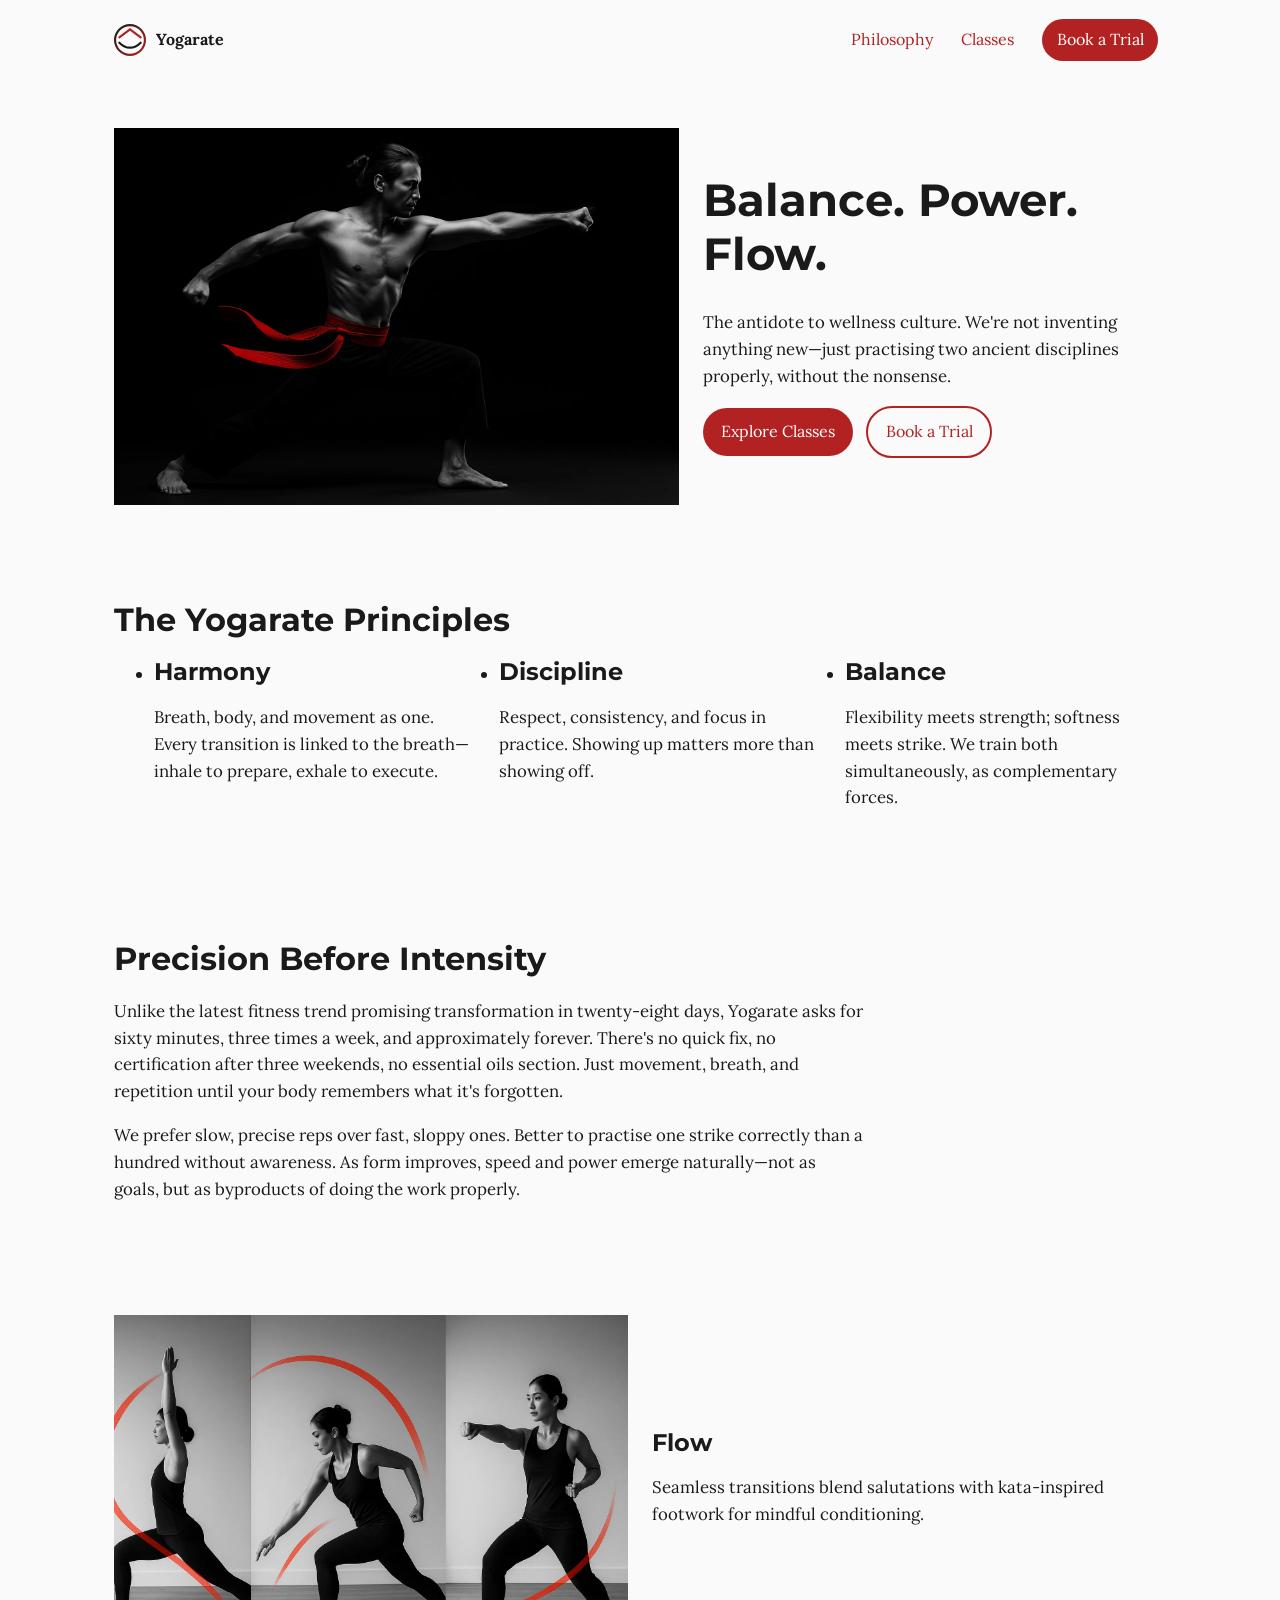
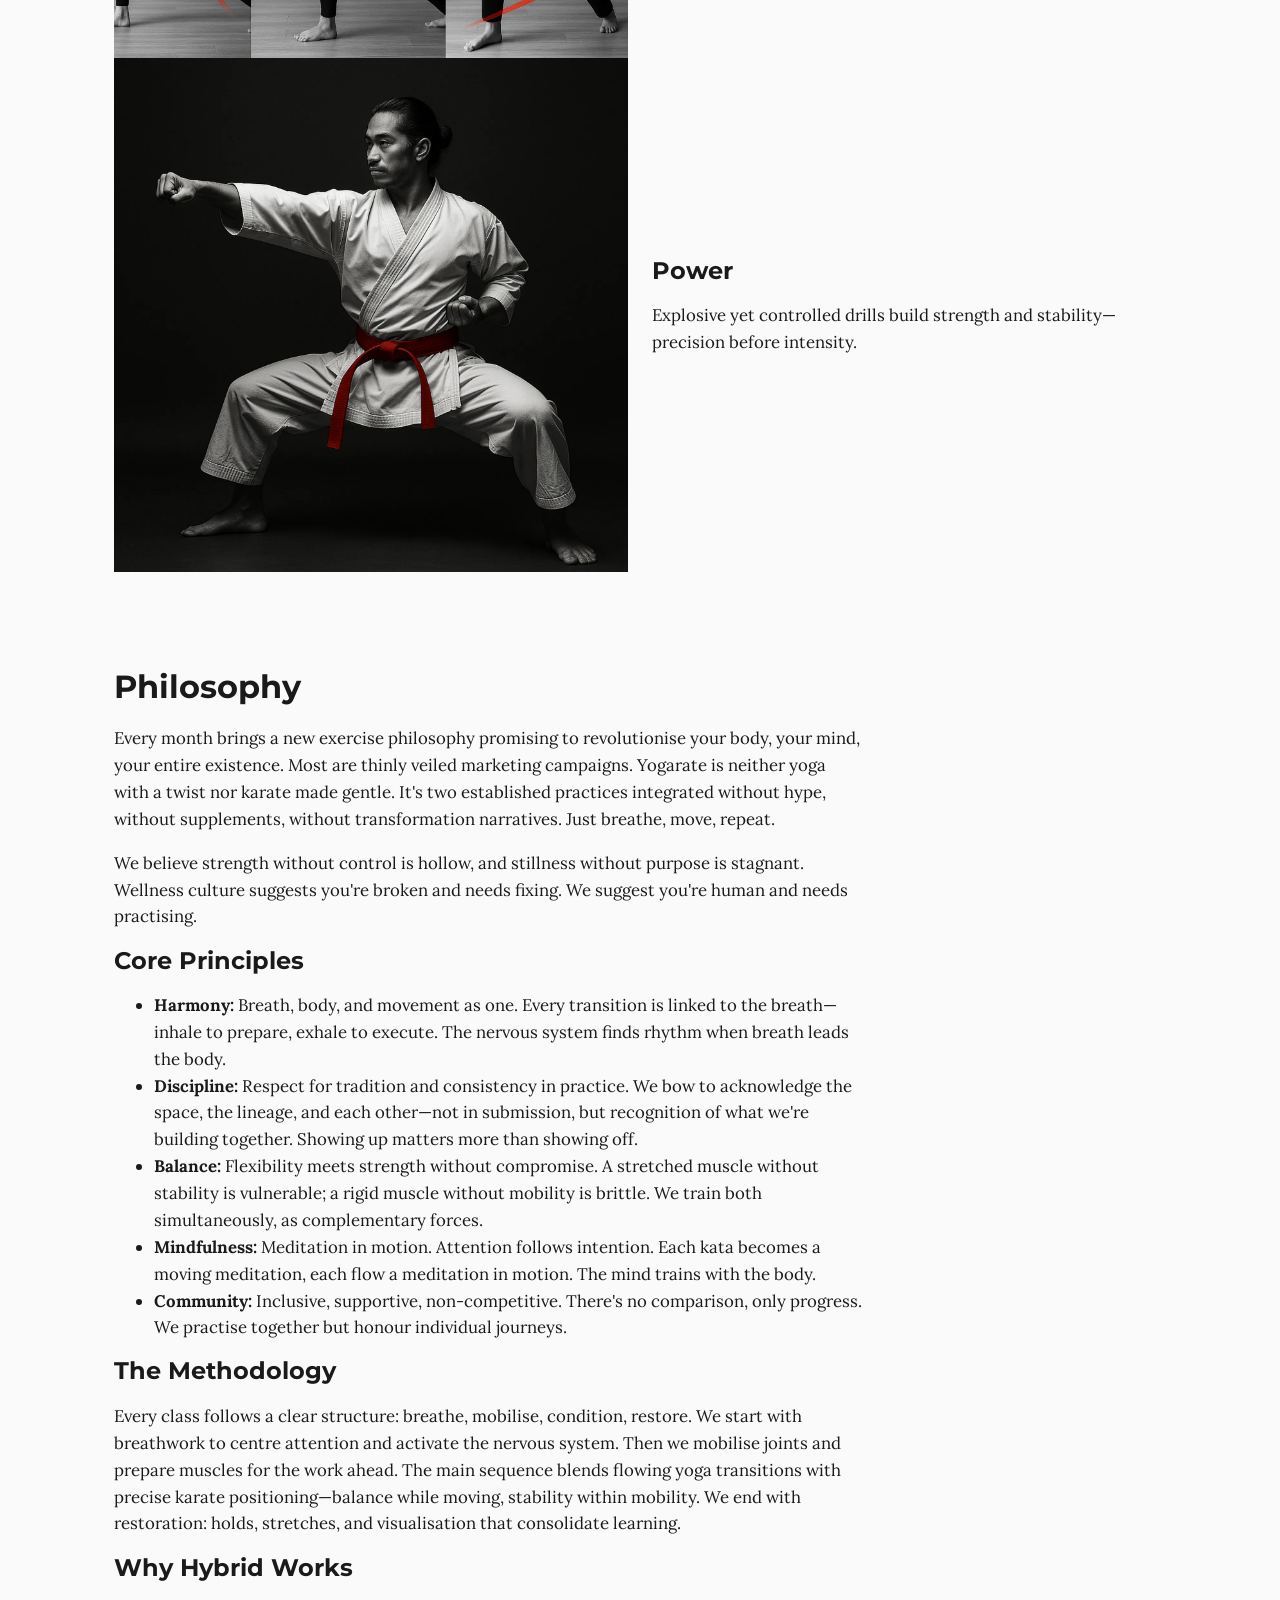
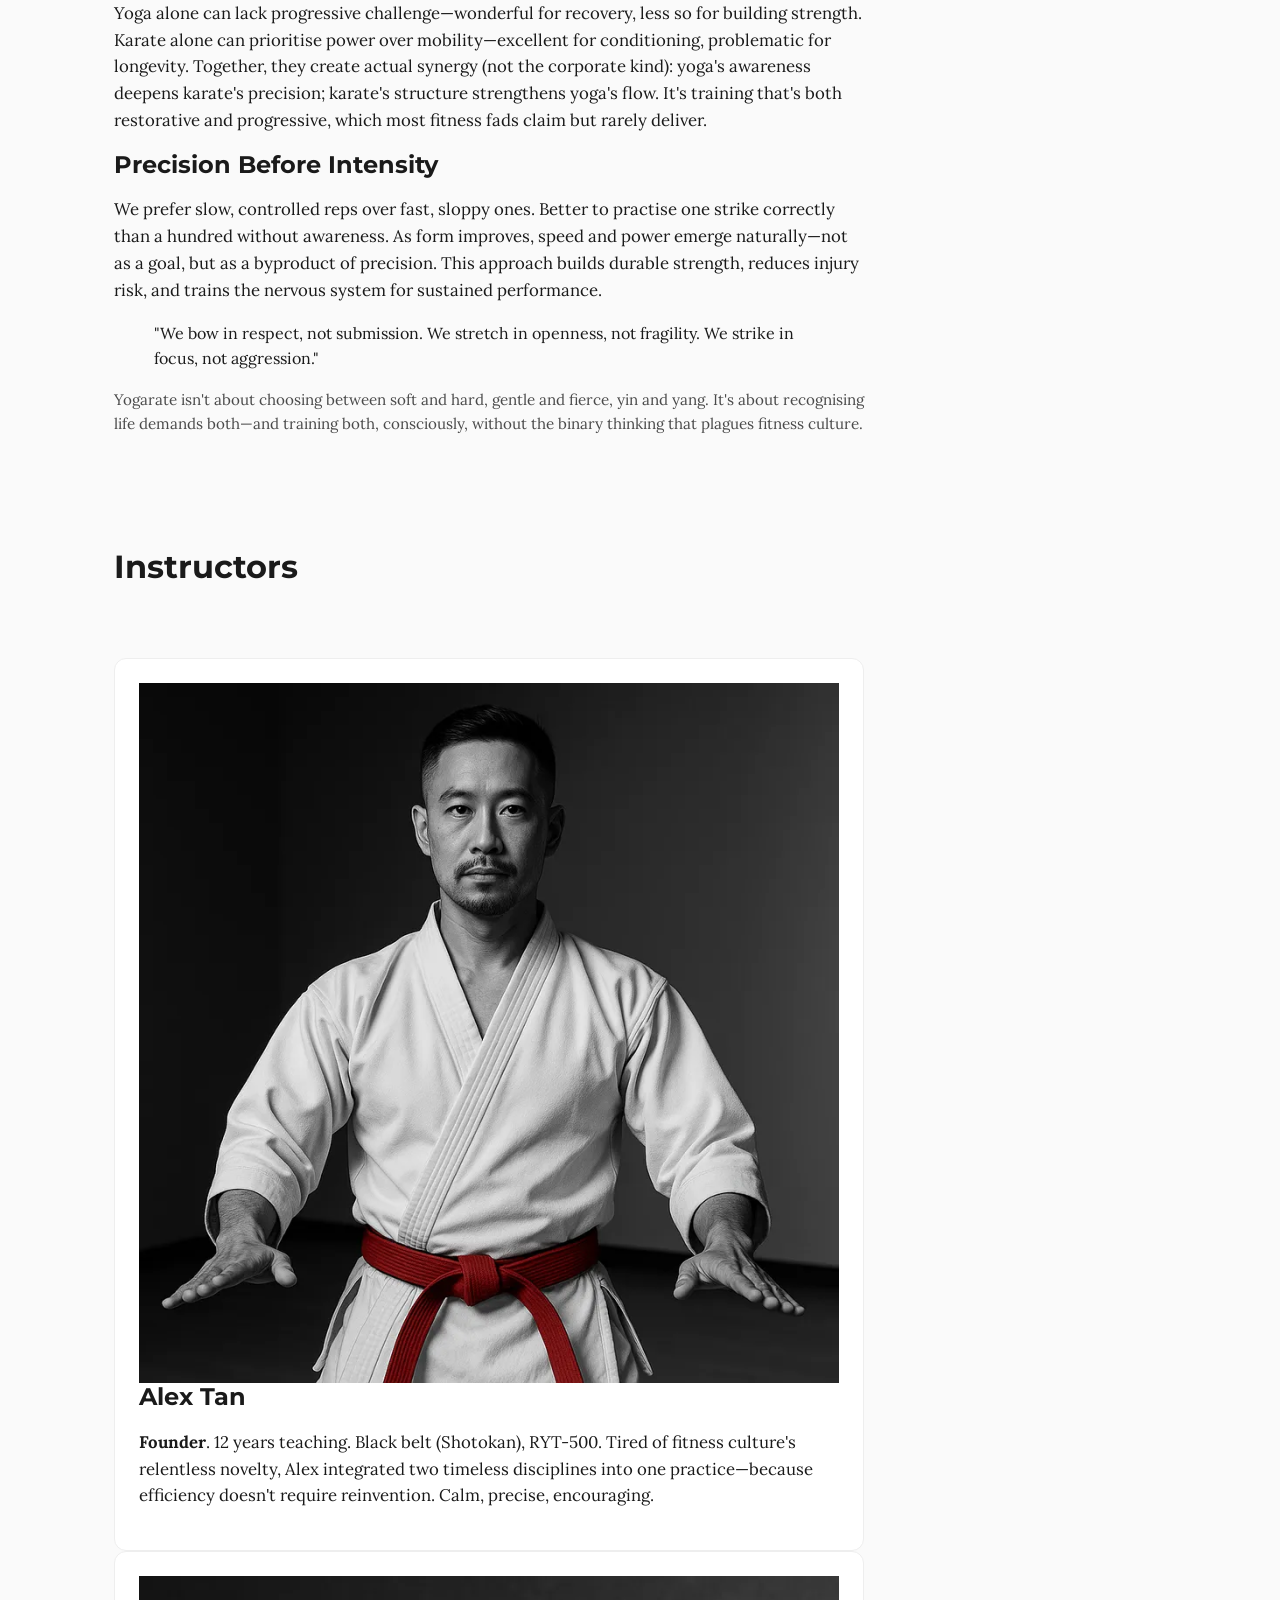
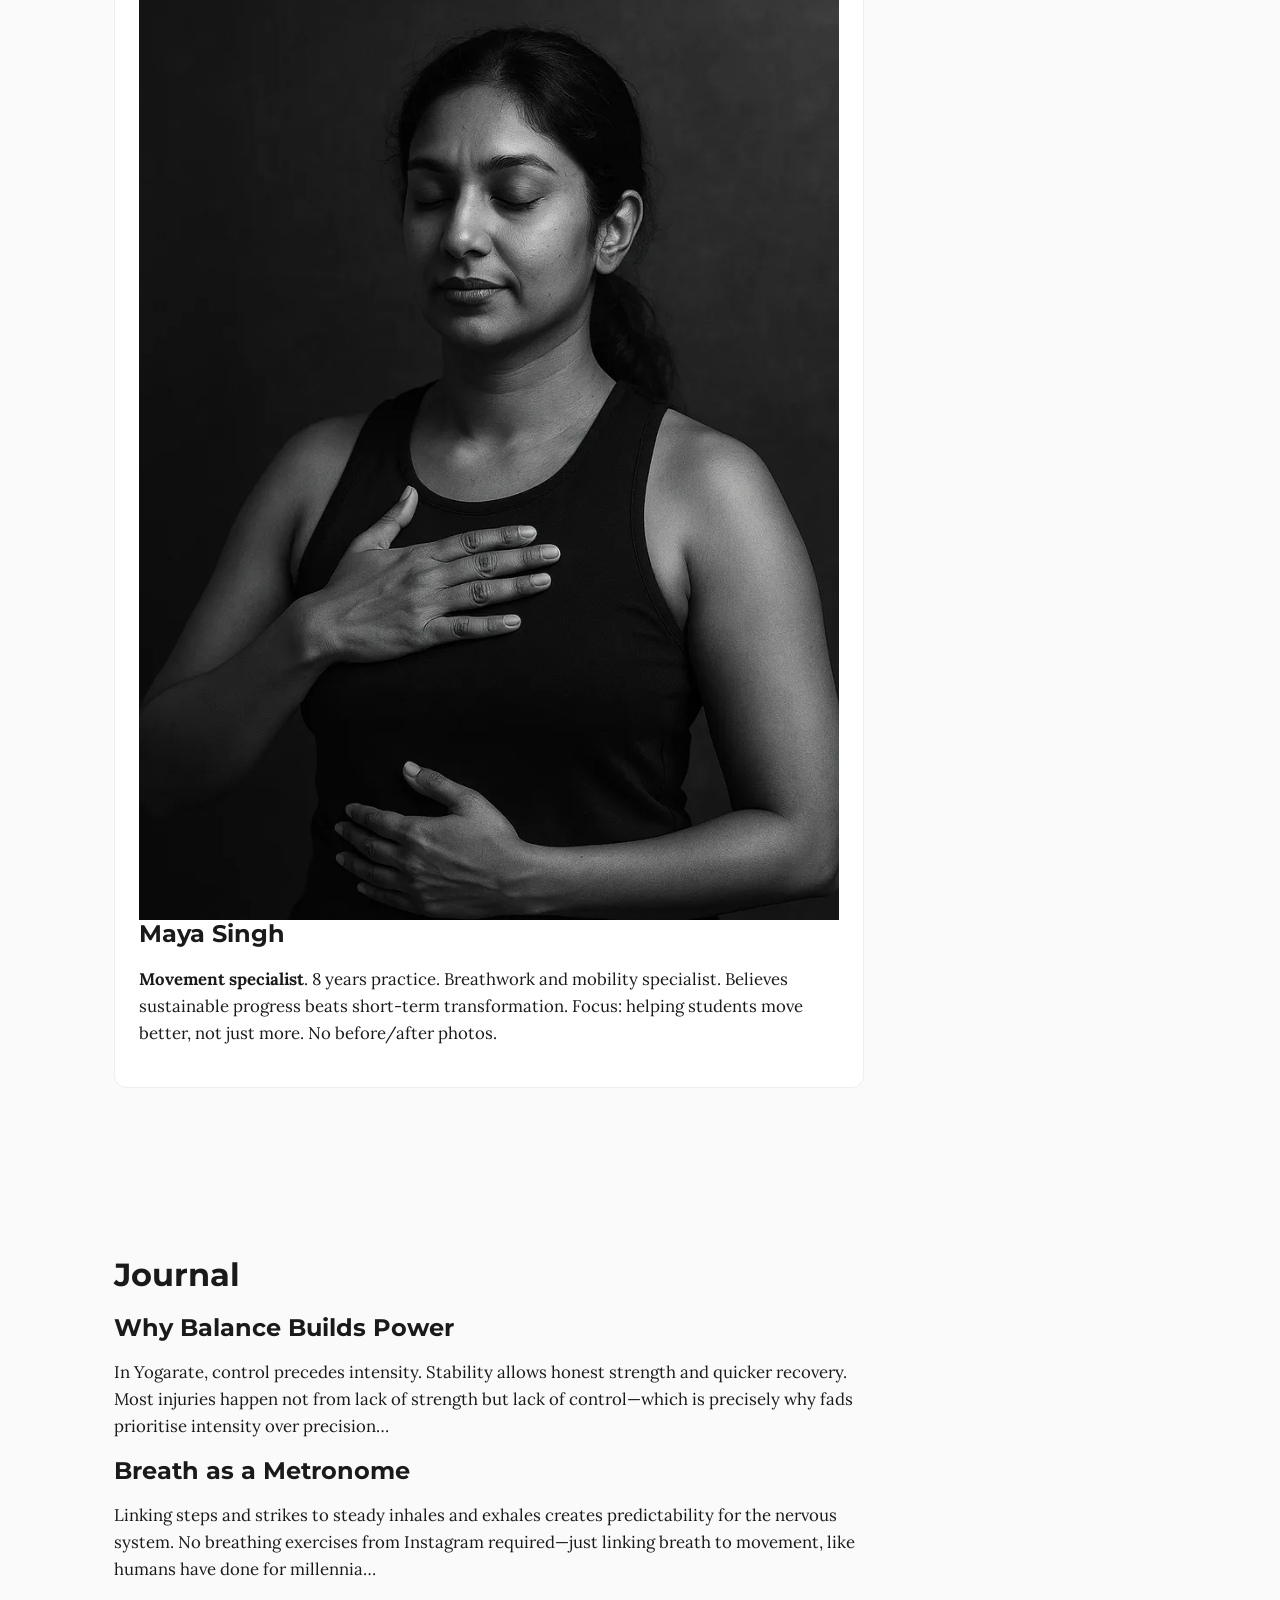
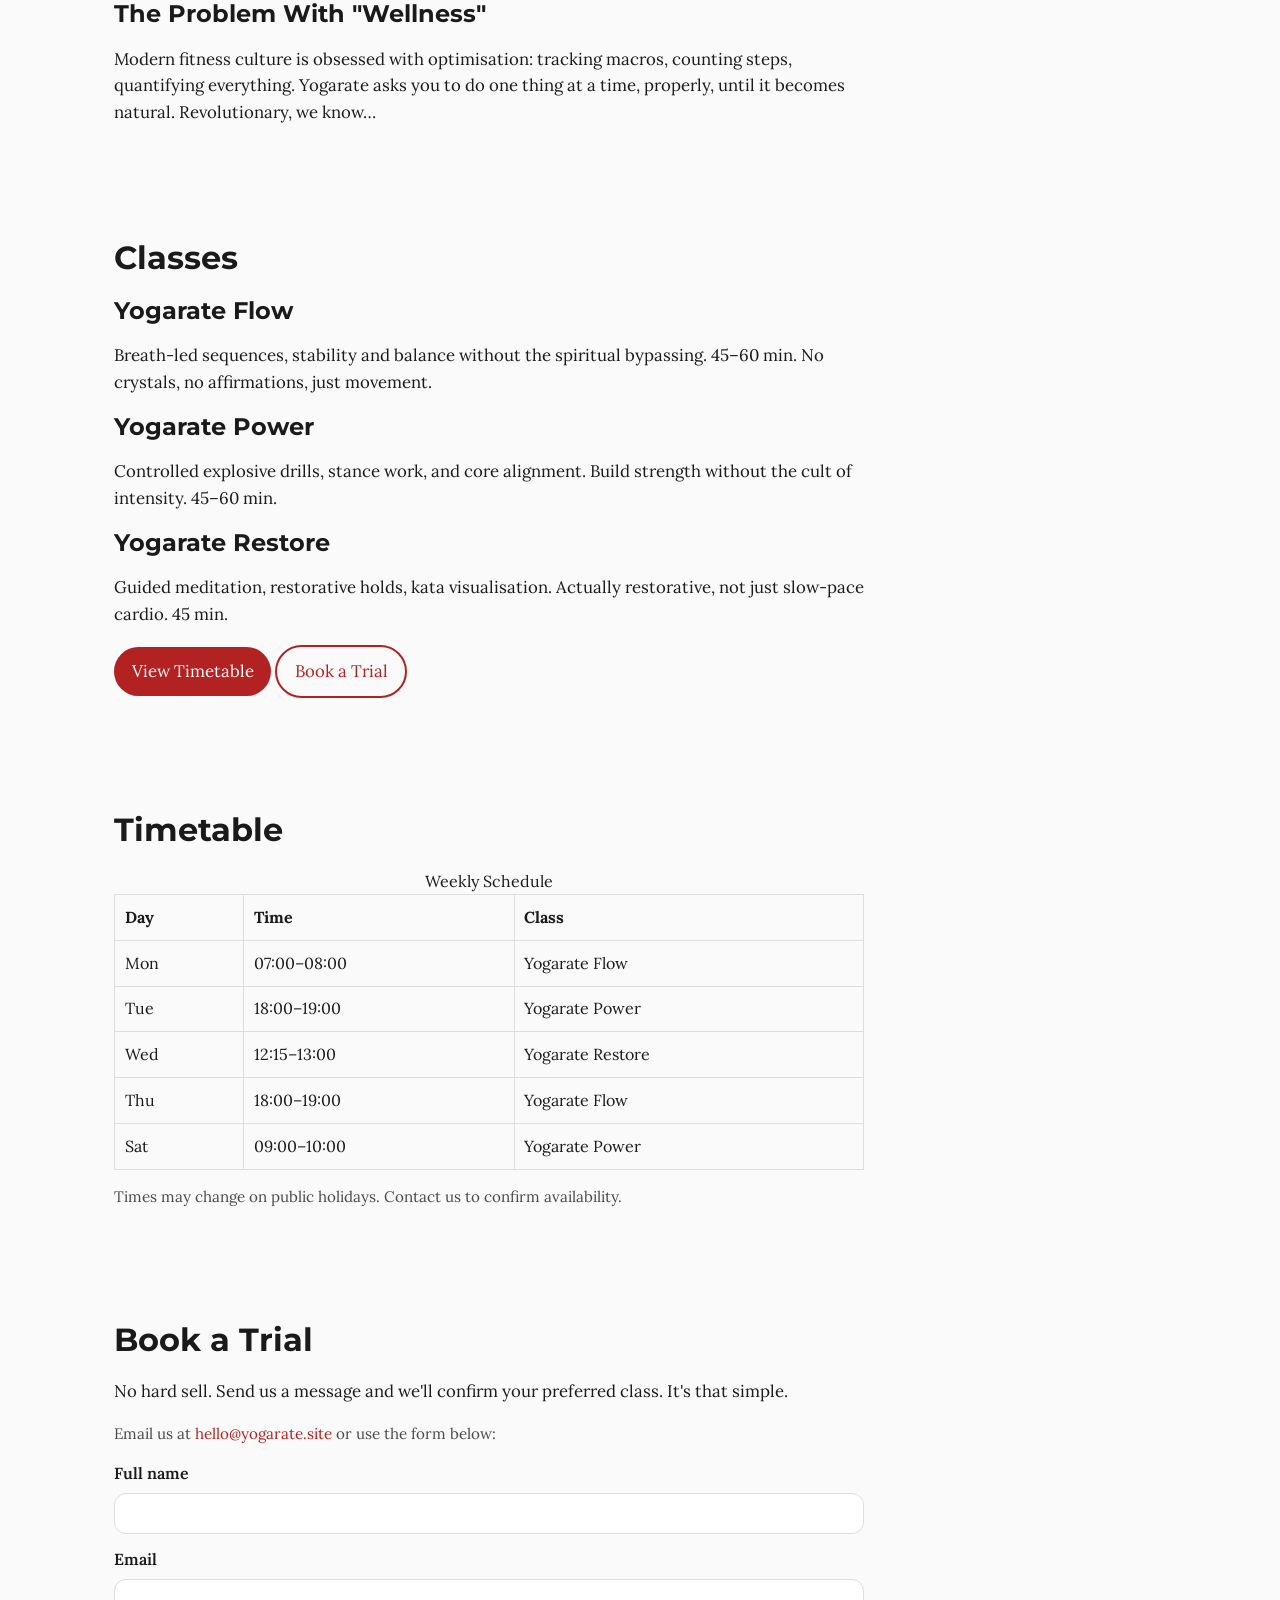
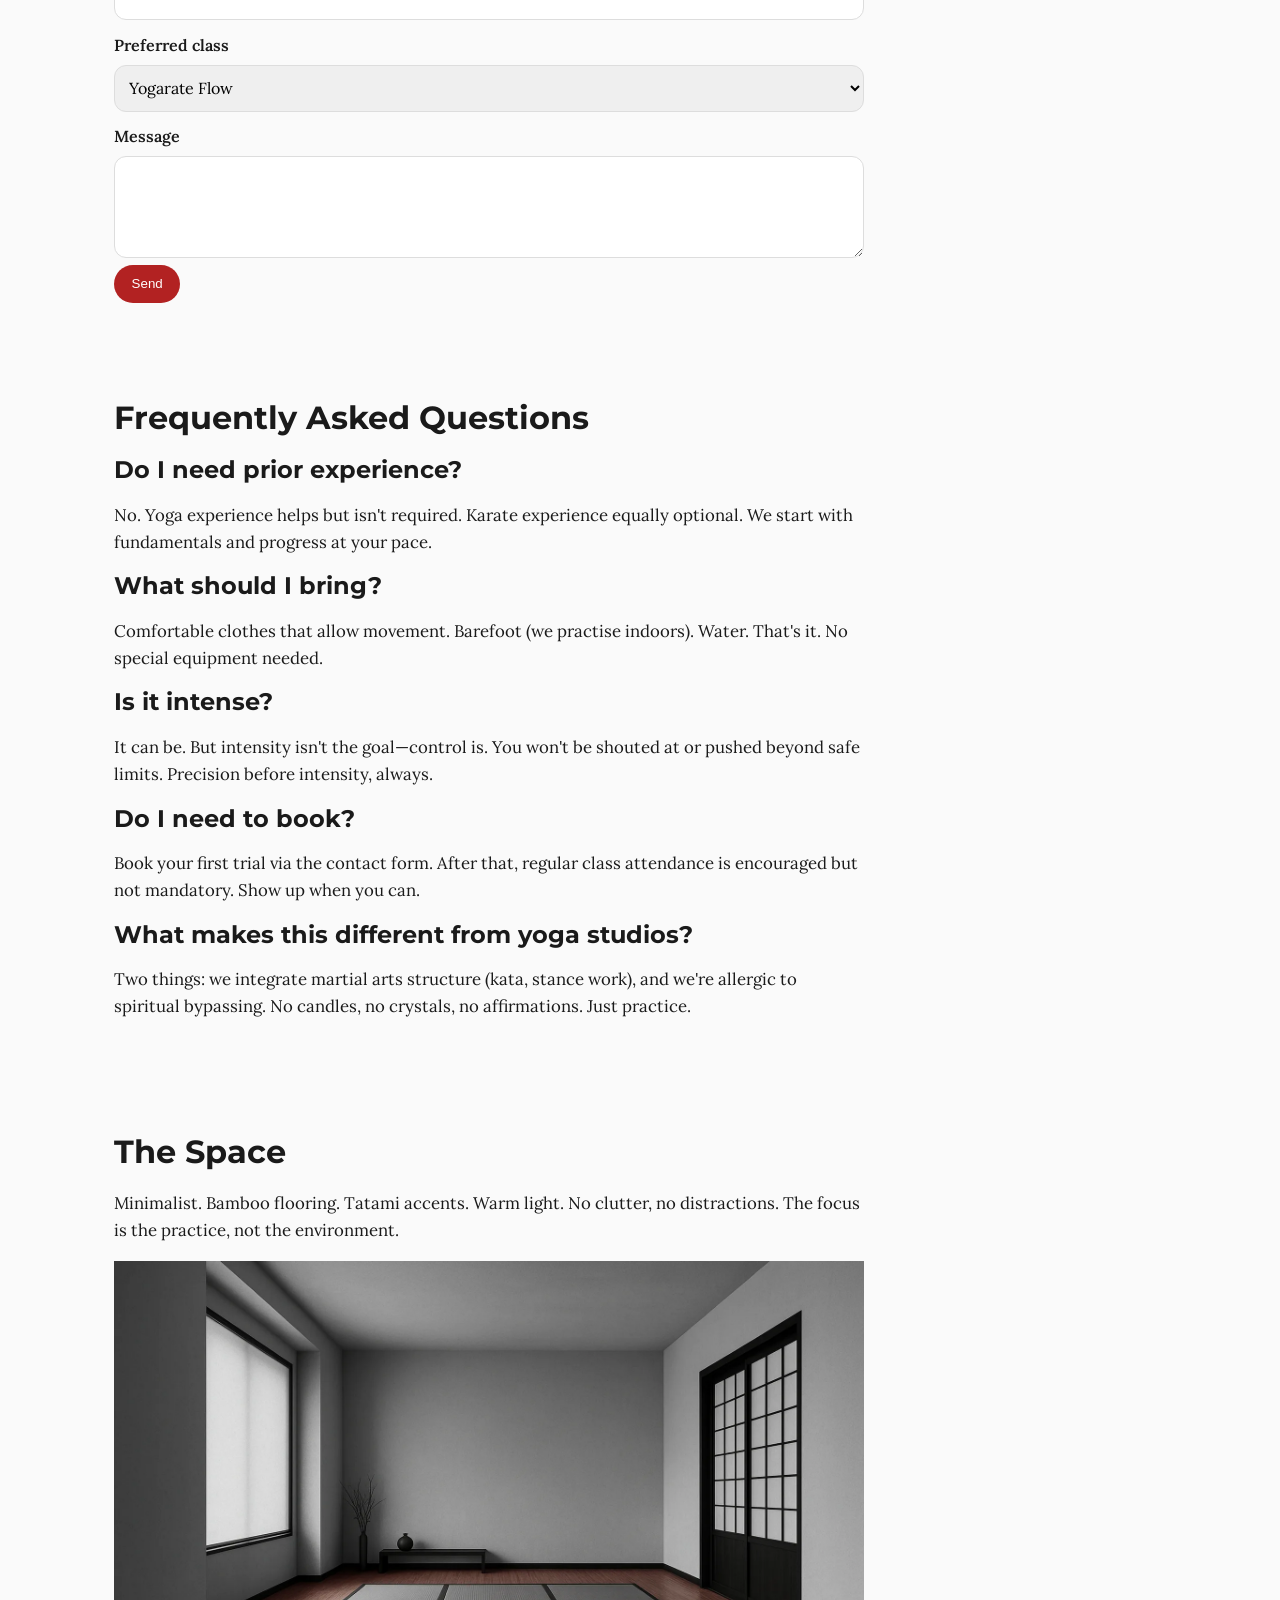
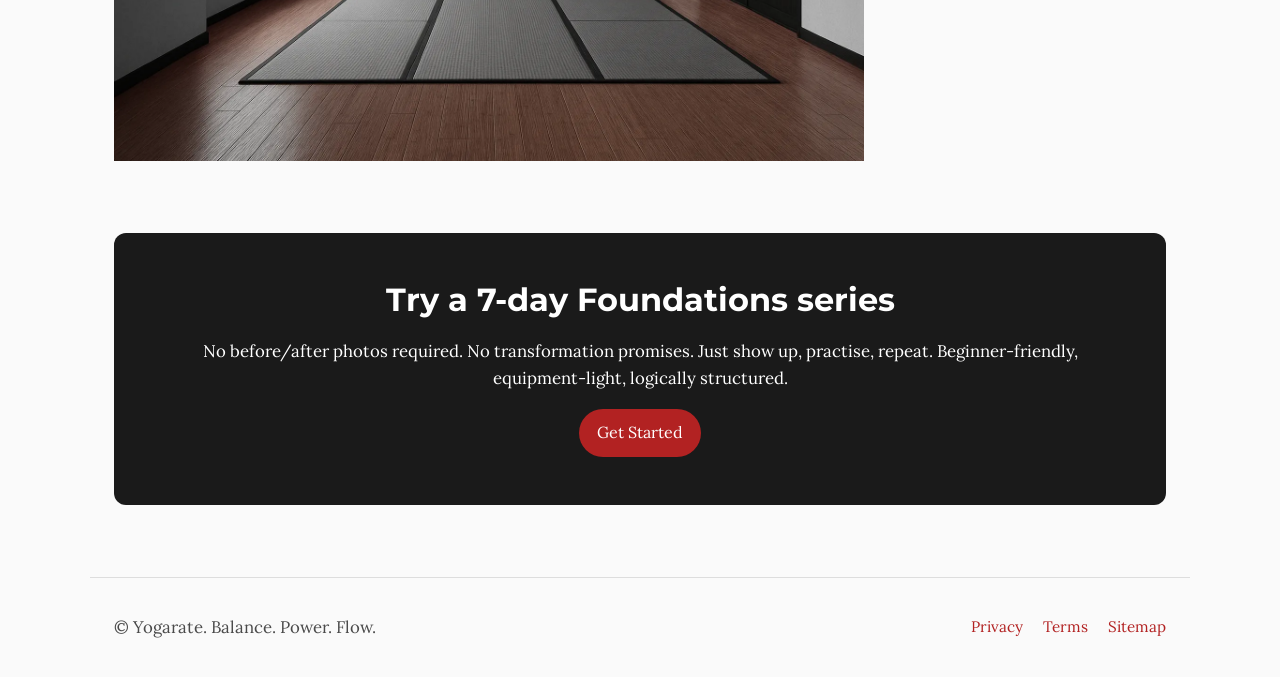
<file: docs/index.html>
<!doctype html><html lang="en">
<head>
<meta charset="utf-8">
<meta name="viewport" content="width=device-width,initial-scale=1">
<title>Yogarate — Balance. Power. Flow.</title>
<meta name="description" content="The antidote to wellness culture. Yogarate is the disciplined union of yoga and karate—practised properly, without the nonsense.">
<link rel="preconnect" href="https://fonts.gstatic.com" crossorigin>
<link rel="preload" as="style" href="https://fonts.googleapis.com/css2?family=Lora:ital,wght@0,400;0,600;1,400&family=Montserrat:wght@600;700;800&display=swap">
<link rel="stylesheet" href="https://fonts.googleapis.com/css2?family=Lora:ital,wght@0,400;0,600;1,400&family=Montserrat:wght@600;700;800&display=swap">
<link rel="icon" href="assets/img/favicon.svg" type="image/svg+xml">
<link rel="apple-touch-icon" href="assets/img/og-hero.jpg">
<meta property="og:type" content="website">
<meta property="og:title" content="Yogarate — Balance. Power. Flow.">
<meta property="og:description" content="The antidote to wellness culture. Two ancient disciplines practised properly, without the nonsense.">
<meta property="og:image" content="assets/img/og-hero.jpg">
<meta property="og:url" content="https://yogarate.site/">
<meta name="twitter:card" content="summary_large_image">
<link rel="canonical" href="https://yogarate.site/">
<link rel="manifest" href="manifest.webmanifest">
<link rel="stylesheet" href="assets/css/base.css">
<script defer src="js/main.js"></script>
<script type="application/ld+json">
{
 "@context":"https://schema.org",
 "@type":"Organization",
 "name":"Yogarate",
 "url":"https://yogarate.site/",
 "logo":"https://yogarate.site/assets/img/logo.svg",
 "sameAs":[]
}
</script>
</head>
<body>
<header class="site-header">
  <a class="brand" href="#home" aria-label="Yogarate home">
    <img src="assets/img/logo.svg" alt="Yogarate logo" width="32" height="32">
    <span>Yogarate</span>
  </a>
  <button class="menu-toggle" aria-label="Toggle menu" aria-expanded="false">☰</button>
  <nav aria-label="Primary">
    <a href="#philosophy">Philosophy</a>
    <a href="#classes">Classes</a>
    <a class="cta" href="#contact">Book a Trial</a>
  </nav>
</header>

<main>
  <!-- Hero Section -->
  <section id="home" class="hero">
    <picture>
      <source srcset="assets/img/hero.webp" type="image/webp">
      <img src="assets/img/og-hero.jpg" alt="Practitioner flows from yoga pose to karate strike in dramatic light">
    </picture>
    <div class="hero-copy">
      <h1>Balance. Power. Flow.</h1>
      <p>The antidote to wellness culture. We're not inventing anything new—just practising two ancient disciplines properly, without the nonsense.</p>
      <a class="btn" href="#classes">Explore Classes</a>
      <a class="btn ghost" href="#contact">Book a Trial</a>
    </div>
  </section>

  <!-- Principles Section -->
  <section class="pillars">
    <h2>The Yogarate Principles</h2>
    <ul class="grid-3">
      <li><h3>Harmony</h3><p>Breath, body, and movement as one. Every transition is linked to the breath—inhale to prepare, exhale to execute.</p></li>
      <li><h3>Discipline</h3><p>Respect, consistency, and focus in practice. Showing up matters more than showing off.</p></li>
      <li><h3>Balance</h3><p>Flexibility meets strength; softness meets strike. We train both simultaneously, as complementary forces.</p></li>
    </ul>
  </section>

  <!-- Approach Section -->
  <section class="narrow">
    <h2>Precision Before Intensity</h2>
    <p>Unlike the latest fitness trend promising transformation in twenty-eight days, Yogarate asks for sixty minutes, three times a week, and approximately forever. There's no quick fix, no certification after three weekends, no essential oils section. Just movement, breath, and repetition until your body remembers what it's forgotten.</p>
    <p>We prefer slow, precise reps over fast, sloppy ones. Better to practise one strike correctly than a hundred without awareness. As form improves, speed and power emerge naturally—not as goals, but as byproducts of doing the work properly.</p>
  </section>

  <!-- Sequences Section -->
  <section class="sequences">
    <div class="sequence">
      <img src="assets/img/sequence-1.webp" alt="Flow sequence combining warrior pose and kata footwork" loading="lazy">
      <div>
        <h3>Flow</h3>
        <p>Seamless transitions blend salutations with kata-inspired footwork for mindful conditioning.</p>
      </div>
    </div>
    <div class="sequence">
      <img src="assets/img/sequence-2.webp" alt="Power sequence showing controlled strike into balanced hold" loading="lazy">
      <div>
        <h3>Power</h3>
        <p>Explosive yet controlled drills build strength and stability—precision before intensity.</p>
      </div>
    </div>
  </section>

  <!-- Philosophy Section -->
  <section id="philosophy" class="narrow">
    <h2>Philosophy</h2>
    
    <p>Every month brings a new exercise philosophy promising to revolutionise your body, your mind, your entire existence. Most are thinly veiled marketing campaigns. Yogarate is neither yoga with a twist nor karate made gentle. It's two established practices integrated without hype, without supplements, without transformation narratives. Just breathe, move, repeat.</p>
    
    <p>We believe strength without control is hollow, and stillness without purpose is stagnant. Wellness culture suggests you're broken and needs fixing. We suggest you're human and needs practising.</p>

    <h3>Core Principles</h3>
    
    <ul>
      <li><strong>Harmony:</strong> Breath, body, and movement as one. Every transition is linked to the breath—inhale to prepare, exhale to execute. The nervous system finds rhythm when breath leads the body.</li>
      
      <li><strong>Discipline:</strong> Respect for tradition and consistency in practice. We bow to acknowledge the space, the lineage, and each other—not in submission, but recognition of what we're building together. Showing up matters more than showing off.</li>
      
      <li><strong>Balance:</strong> Flexibility meets strength without compromise. A stretched muscle without stability is vulnerable; a rigid muscle without mobility is brittle. We train both simultaneously, as complementary forces.</li>
      
      <li><strong>Mindfulness:</strong> Meditation in motion. Attention follows intention. Each kata becomes a moving meditation, each flow a meditation in motion. The mind trains with the body.</li>
      
      <li><strong>Community:</strong> Inclusive, supportive, non-competitive. There's no comparison, only progress. We practise together but honour individual journeys.</li>
    </ul>

    <h3>The Methodology</h3>
    
    <p>Every class follows a clear structure: breathe, mobilise, condition, restore. We start with breathwork to centre attention and activate the nervous system. Then we mobilise joints and prepare muscles for the work ahead. The main sequence blends flowing yoga transitions with precise karate positioning—balance while moving, stability within mobility. We end with restoration: holds, stretches, and visualisation that consolidate learning.</p>
    
    <h3>Why Hybrid Works</h3>
    
    <p>Yoga alone can lack progressive challenge—wonderful for recovery, less so for building strength. Karate alone can prioritise power over mobility—excellent for conditioning, problematic for longevity. Together, they create actual synergy (not the corporate kind): yoga's awareness deepens karate's precision; karate's structure strengthens yoga's flow. It's training that's both restorative and progressive, which most fitness fads claim but rarely deliver.</p>
    
    <h3>Precision Before Intensity</h3>
    
    <p>We prefer slow, controlled reps over fast, sloppy ones. Better to practise one strike correctly than a hundred without awareness. As form improves, speed and power emerge naturally—not as a goal, but as a byproduct of precision. This approach builds durable strength, reduces injury risk, and trains the nervous system for sustained performance.</p>

    <blockquote>"We bow in respect, not submission. We stretch in openness, not fragility. We strike in focus, not aggression."</blockquote>
    
    <p class="muted">Yogarate isn't about choosing between soft and hard, gentle and fierce, yin and yang. It's about recognising life demands both—and training both, consciously, without the binary thinking that plagues fitness culture.</p>
  </section>

  <!-- Instructors Section -->
  <section id="instructors" class="narrow">
    <h2>Instructors</h2>
    <section class="team">
      <article class="card">
        <img src="assets/img/instructor-1.webp" alt="Instructor demonstrating balanced stance" loading="lazy">
        <h3>Alex Tan</h3>
        <p><strong>Founder</strong>. 12 years teaching. Black belt (Shotokan), RYT-500. Tired of fitness culture's relentless novelty, Alex integrated two timeless disciplines into one practice—because efficiency doesn't require reinvention. Calm, precise, encouraging.</p>
      </article>
      <article class="card">
        <img src="assets/img/instructor-2.webp" alt="Instructor guiding mindful breathwork" loading="lazy">
        <h3>Maya Singh</h3>
        <p><strong>Movement specialist</strong>. 8 years practice. Breathwork and mobility specialist. Believes sustainable progress beats short-term transformation. Focus: helping students move better, not just more. No before/after photos.</p>
      </article>
    </section>
  </section>

  <!-- Journal/Blog Section -->
  <section id="journal" class="narrow">
    <h2>Journal</h2>
    <article>
      <h3>Why Balance Builds Power</h3>
      <p>In Yogarate, control precedes intensity. Stability allows honest strength and quicker recovery. Most injuries happen not from lack of strength but lack of control—which is precisely why fads prioritise intensity over precision…</p>
    </article>
    <article>
      <h3>Breath as a Metronome</h3>
      <p>Linking steps and strikes to steady inhales and exhales creates predictability for the nervous system. No breathing exercises from Instagram required—just linking breath to movement, like humans have done for millennia…</p>
    </article>
    <article>
      <h3>The Problem With "Wellness"</h3>
      <p>Modern fitness culture is obsessed with optimisation: tracking macros, counting steps, quantifying everything. Yogarate asks you to do one thing at a time, properly, until it becomes natural. Revolutionary, we know…</p>
    </article>
  </section>

  <!-- Classes Section -->
  <section id="classes" class="narrow">
    <h2>Classes</h2>
    <article>
      <h3>Yogarate Flow</h3>
      <p>Breath-led sequences, stability and balance without the spiritual bypassing. 45–60 min. No crystals, no affirmations, just movement.</p>
    </article>
    <article>
      <h3>Yogarate Power</h3>
      <p>Controlled explosive drills, stance work, and core alignment. Build strength without the cult of intensity. 45–60 min.</p>
    </article>
    <article>
      <h3>Yogarate Restore</h3>
      <p>Guided meditation, restorative holds, kata visualisation. Actually restorative, not just slow-pace cardio. 45 min.</p>
    </article>
    <p><a class="btn" href="#timetable">View Timetable</a> <a class="btn ghost" href="#contact">Book a Trial</a></p>
  </section>

  <!-- Timetable Section -->
  <section id="timetable" class="narrow">
    <h2>Timetable</h2>
    <table class="timetable" aria-describedby="timetable-help">
      <caption>Weekly Schedule</caption>
      <thead><tr><th>Day</th><th>Time</th><th>Class</th></tr></thead>
      <tbody>
        <tr><td>Mon</td><td>07:00–08:00</td><td>Yogarate Flow</td></tr>
        <tr><td>Tue</td><td>18:00–19:00</td><td>Yogarate Power</td></tr>
        <tr><td>Wed</td><td>12:15–13:00</td><td>Yogarate Restore</td></tr>
        <tr><td>Thu</td><td>18:00–19:00</td><td>Yogarate Flow</td></tr>
        <tr><td>Sat</td><td>09:00–10:00</td><td>Yogarate Power</td></tr>
      </tbody>
    </table>
    <p id="timetable-help" class="muted">Times may change on public holidays. Contact us to confirm availability.</p>
  </section>

  <!-- Contact Section -->
  <section id="contact" class="narrow">
    <h2>Book a Trial</h2>
    <p>No hard sell. Send us a message and we'll confirm your preferred class. It's that simple.</p>
    <p class="muted">Email us at <a href="mailto:hello@yogarate.site">hello@yogarate.site</a> or use the form below:</p>
    <form name="contact" method="post" action="mailto:hello@yogarate.site">
      <label for="name">Full name</label><input id="name" type="text" name="name" required>
      <label for="email">Email</label><input id="email" type="email" name="email" required>
      <label for="class">Preferred class</label>
      <select id="class" name="class">
        <option value="Yogarate Flow">Yogarate Flow</option>
        <option value="Yogarate Power">Yogarate Power</option>
        <option value="Yogarate Restore">Yogarate Restore</option>
      </select>
      <label for="message">Message</label><textarea id="message" name="message" rows="4"></textarea>
      <button class="btn" type="submit">Send</button>
    </form>
  </section>

  <!-- FAQ Section -->
  <section id="faq" class="narrow">
    <h2>Frequently Asked Questions</h2>
    
    <h3>Do I need prior experience?</h3>
    <p>No. Yoga experience helps but isn't required. Karate experience equally optional. We start with fundamentals and progress at your pace.</p>
    
    <h3>What should I bring?</h3>
    <p>Comfortable clothes that allow movement. Barefoot (we practise indoors). Water. That's it. No special equipment needed.</p>
    
    <h3>Is it intense?</h3>
    <p>It can be. But intensity isn't the goal—control is. You won't be shouted at or pushed beyond safe limits. Precision before intensity, always.</p>
    
    <h3>Do I need to book?</h3>
    <p>Book your first trial via the contact form. After that, regular class attendance is encouraged but not mandatory. Show up when you can.</p>
    
    <h3>What makes this different from yoga studios?</h3>
    <p>Two things: we integrate martial arts structure (kata, stance work), and we're allergic to spiritual bypassing. No candles, no crystals, no affirmations. Just practice.</p>
  </section>

  <!-- Studio Section -->
  <section class="narrow">
    <h2>The Space</h2>
    <p>Minimalist. Bamboo flooring. Tatami accents. Warm light. No clutter, no distractions. The focus is the practice, not the environment.</p>
    <img src="assets/img/studio.webp" alt="Minimalist studio with bamboo flooring and tatami accents" loading="lazy">
  </section>

  <!-- Final CTA Section -->
  <section class="cta-band">
    <h2>Try a 7-day Foundations series</h2>
    <p>No before/after photos required. No transformation promises. Just show up, practise, repeat. Beginner-friendly, equipment-light, logically structured.</p>
    <a class="btn" href="#contact">Get Started</a>
  </section>
</main>

<footer class="site-footer">
  <p>© Yogarate. Balance. Power. Flow.</p>
  <nav aria-label="Legal">
    <a href="privacy.html">Privacy</a>
    <a href="terms.html">Terms</a>
    <a href="sitemap.xml">Sitemap</a>
  </nav>
</footer>
</body></html>
</file>
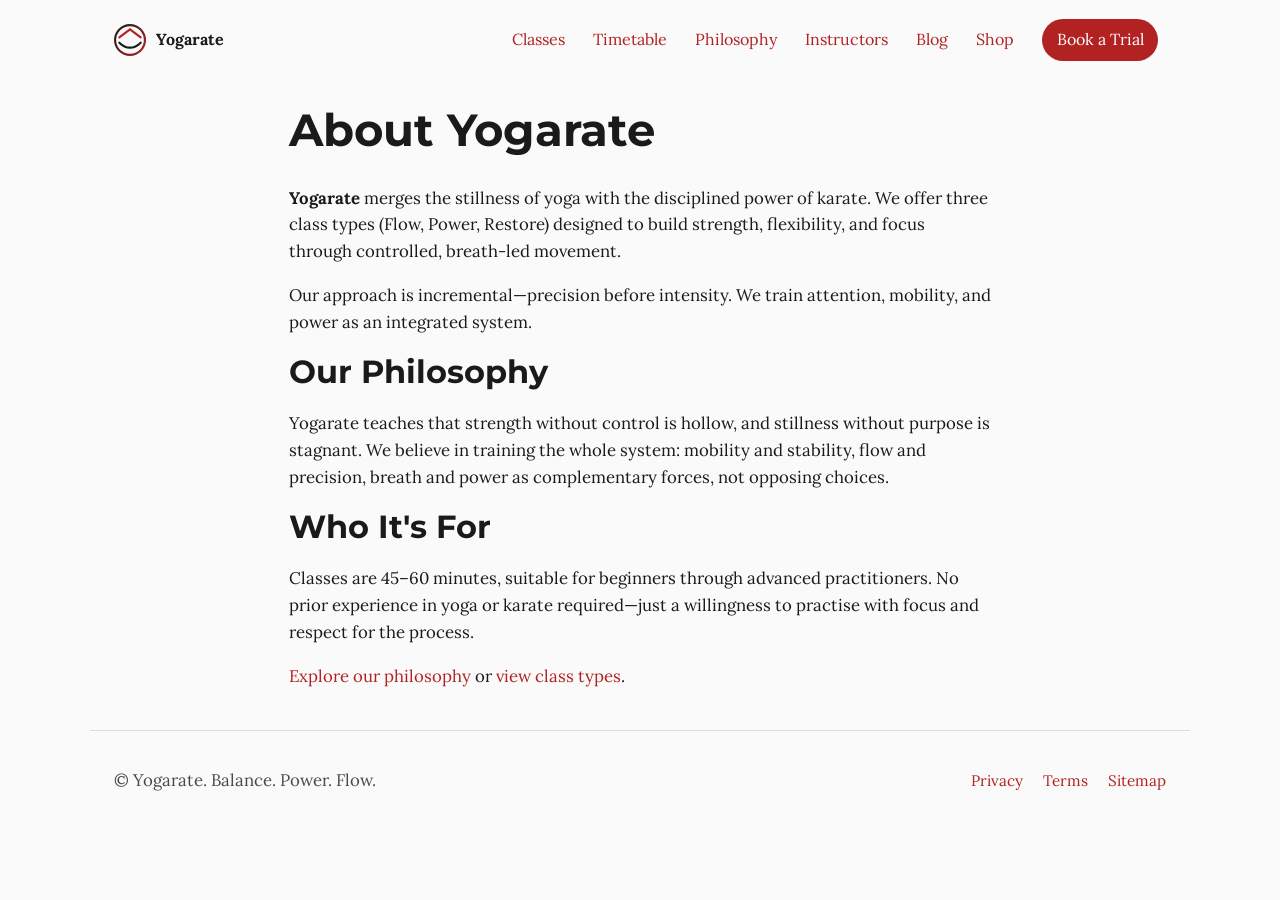
<file: docs/about.html>
<!doctype html><html lang="en">
<head>
<meta charset="utf-8">
<meta name="viewport" content="width=device-width,initial-scale=1">
<title>About — Yogarate</title>
<meta name="description" content="Yogarate blends the stillness of yoga with the disciplined power of karate. Balance. Power. Flow.">
<link rel="preconnect" href="https://fonts.gstatic.com" crossorigin>
<link rel="preload" as="style" href="https://fonts.googleapis.com/css2?family=Lora:ital,wght@0,400;0,600;1,400&family=Montserrat:wght@600;700;800&display=swap">
<link rel="stylesheet" href="https://fonts.googleapis.com/css2?family=Lora:ital,wght@0,400;0,600;1,400&family=Montserrat:wght@600;700;800&display=swap">
<link rel="icon" href="assets/img/favicon.svg" type="image/svg+xml">
<link rel="apple-touch-icon" href="assets/img/og-hero.jpg">
<meta property="og:type" content="website">
<meta property="og:title" content="About — Yogarate">
<meta property="og:description" content="The union of yoga and karate.">
<meta property="og:image" content="assets/img/og-hero.jpg">
<meta property="og:url" content="https://yogarate.site/about.html">
<meta name="twitter:card" content="summary_large_image">
<link rel="canonical" href="https://yogarate.site/about.html">
<link rel="manifest" href="manifest.webmanifest">
<link rel="stylesheet" href="assets/css/base.css">
<script defer src="js/main.js"></script>
<script type="application/ld+json">
{
 "@context":"https://schema.org",
 "@type":"Organization",
 "name":"Yogarate",
 "url":"https://yogarate.site/",
 "logo":"https://yogarate.site/assets/img/logo.svg",
 "sameAs":[]
}
</script>
</head>
<body>
<header class="site-header">
  <a class="brand" href="index.html" aria-label="Yogarate home">
    <img src="assets/img/logo.svg" alt="Yogarate logo" width="32" height="32">
    <span>Yogarate</span>
  </a>
  <nav aria-label="Primary">
    <a href="classes.html">Classes</a>
    <a href="timetable.html">Timetable</a>
    <a href="philosophy.html">Philosophy</a>
    <a href="instructors.html">Instructors</a>
    <a href="blog.html">Blog</a>
    <a href="shop.html">Shop</a>
    <a class="cta" href="contact.html">Book a Trial</a>
  </nav>
</header>

<main class="narrow">
  <h1>About Yogarate</h1>
  
  <p><strong>Yogarate</strong> merges the stillness of yoga with the disciplined power of karate. We offer three class types (Flow, Power, Restore) designed to build strength, flexibility, and focus through controlled, breath-led movement.</p>
  
  <p>Our approach is incremental—precision before intensity. We train attention, mobility, and power as an integrated system.</p>

  <h2>Our Philosophy</h2>
  <p>Yogarate teaches that strength without control is hollow, and stillness without purpose is stagnant. We believe in training the whole system: mobility and stability, flow and precision, breath and power as complementary forces, not opposing choices.</p>
  
  <h2>Who It's For</h2>
  <p>Classes are 45–60 minutes, suitable for beginners through advanced practitioners. No prior experience in yoga or karate required—just a willingness to practise with focus and respect for the process.</p>

  <p><a href="philosophy.html">Explore our philosophy</a> or <a href="classes.html">view class types</a>.</p>
</main>

<footer class="site-footer">
  <p>© Yogarate. Balance. Power. Flow.</p>
  <nav aria-label="Legal">
    <a href="privacy.html">Privacy</a>
    <a href="terms.html">Terms</a>
    <a href="sitemap.xml">Sitemap</a>
  </nav>
</footer>
</body></html>
</file>
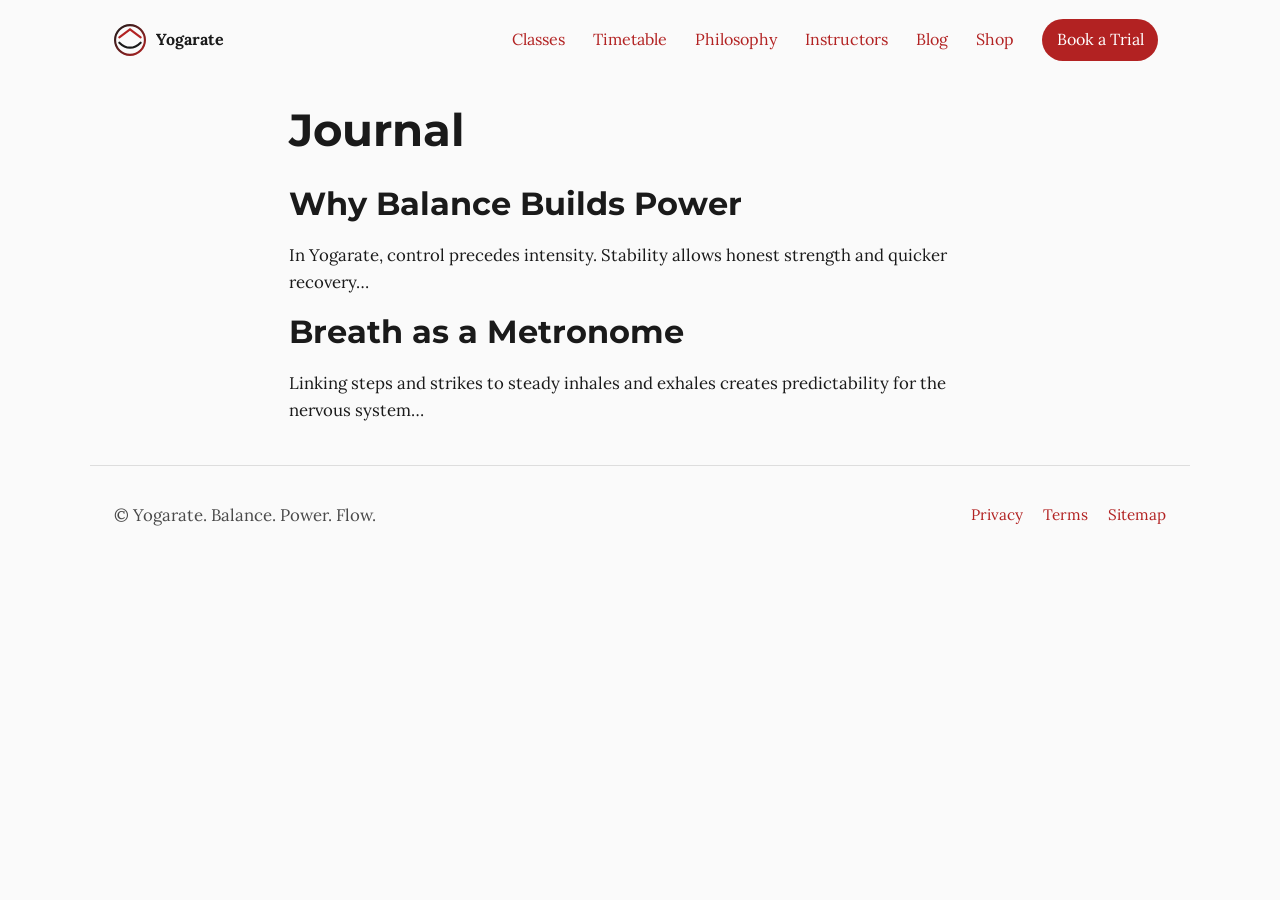
<file: docs/blog.html>
<!doctype html><html lang="en">
<head>
<meta charset="utf-8">
<meta name="viewport" content="width=device-width,initial-scale=1">
<title>Journal — Yogarate</title>
<meta name="description" content="Yogarate blends the stillness of yoga with the disciplined power of karate. Balance. Power. Flow.">
<link rel="preconnect" href="https://fonts.gstatic.com" crossorigin>
<link rel="preload" as="style" href="https://fonts.googleapis.com/css2?family=Lora:ital,wght@0,400;0,600;1,400&family=Montserrat:wght@600;700;800&display=swap">
<link rel="stylesheet" href="https://fonts.googleapis.com/css2?family=Lora:ital,wght@0,400;0,600;1,400&family=Montserrat:wght@600;700;800&display=swap">
<link rel="icon" href="assets/img/favicon.svg" type="image/svg+xml">
<link rel="apple-touch-icon" href="assets/img/og-hero.jpg">
<meta property="og:type" content="website">
<meta property="og:title" content="Journal — Yogarate">
<meta property="og:description" content="The union of yoga and karate.">
<meta property="og:image" content="assets/img/og-hero.jpg">
<meta property="og:url" content="https://yogarate.site/blog.html">
<meta name="twitter:card" content="summary_large_image">
<link rel="canonical" href="https://yogarate.site/blog.html">
<link rel="manifest" href="manifest.webmanifest">
<link rel="stylesheet" href="assets/css/base.css">
<script defer src="js/main.js"></script>
<script type="application/ld+json">
{
 "@context":"https://schema.org",
 "@type":"Organization",
 "name":"Yogarate",
 "url":"https://yogarate.site/",
 "logo":"https://yogarate.site/assets/img/logo.svg",
 "sameAs":[]
}
</script>
</head>
<body>
<header class="site-header">
  <a class="brand" href="index.html" aria-label="Yogarate home">
    <img src="assets/img/logo.svg" alt="Yogarate logo" width="32" height="32">
    <span>Yogarate</span>
  </a>
  <nav aria-label="Primary">
    <a href="classes.html">Classes</a>
    <a href="timetable.html">Timetable</a>
    <a href="philosophy.html">Philosophy</a>
    <a href="instructors.html">Instructors</a>
    <a href="blog.html">Blog</a>
    <a href="shop.html">Shop</a>
    <a class="cta" href="contact.html">Book a Trial</a>
  </nav>
</header>

<main class="narrow">
  <h1>Journal</h1>
  <article>
    <h2>Why Balance Builds Power</h2>
    <p>In Yogarate, control precedes intensity. Stability allows honest strength and quicker recovery…</p>
  </article>
  <article>
    <h2>Breath as a Metronome</h2>
    <p>Linking steps and strikes to steady inhales and exhales creates predictability for the nervous system…</p>
  </article>
</main>

<footer class="site-footer">
  <p>© Yogarate. Balance. Power. Flow.</p>
  <nav aria-label="Legal">
    <a href="privacy.html">Privacy</a>
    <a href="terms.html">Terms</a>
    <a href="sitemap.xml">Sitemap</a>
  </nav>
</footer>
</body></html>
</file>
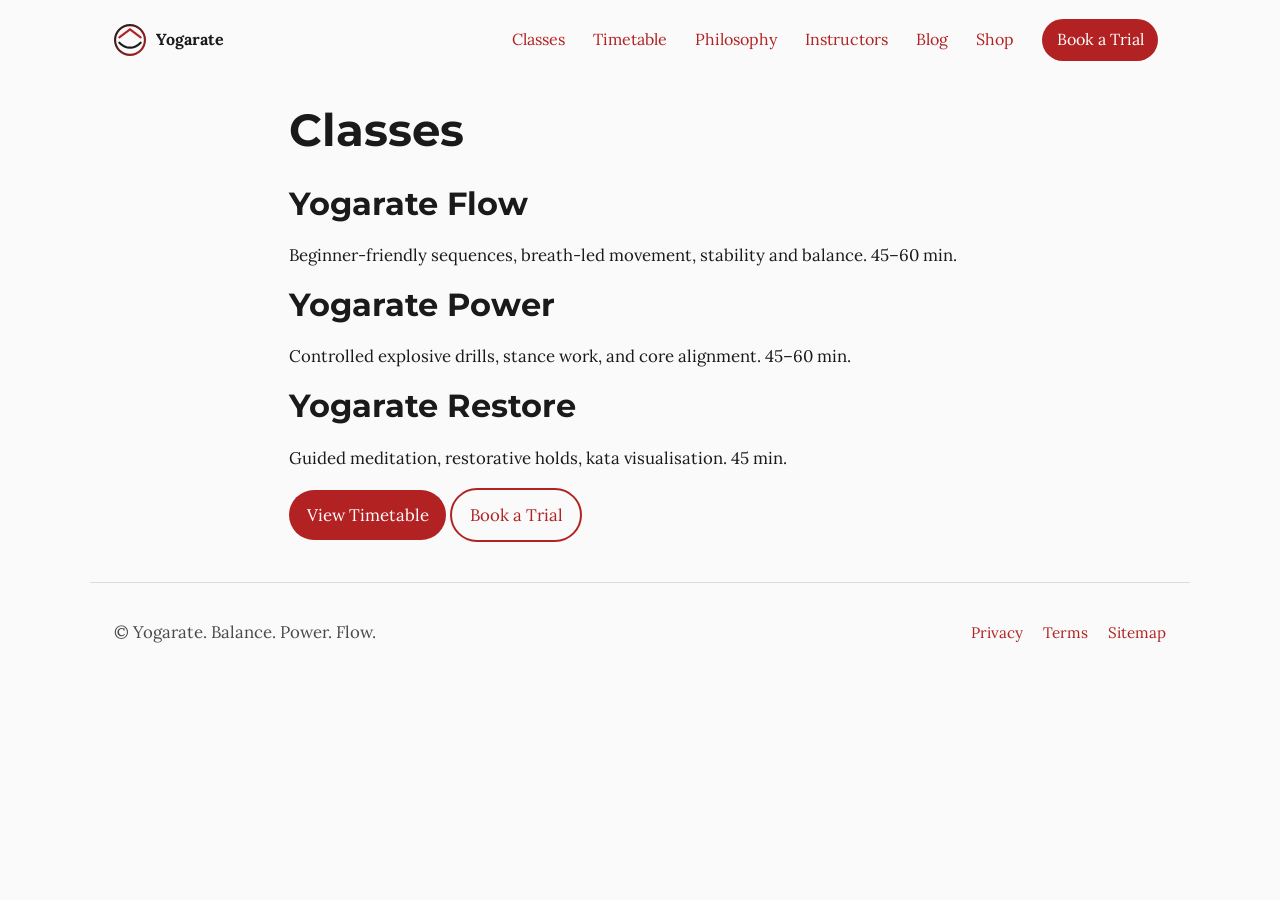
<file: docs/classes.html>
<!doctype html><html lang="en">
<head>
<meta charset="utf-8">
<meta name="viewport" content="width=device-width,initial-scale=1">
<title>Classes — Yogarate</title>
<meta name="description" content="Yogarate blends the stillness of yoga with the disciplined power of karate. Balance. Power. Flow.">
<link rel="preconnect" href="https://fonts.gstatic.com" crossorigin>
<link rel="preload" as="style" href="https://fonts.googleapis.com/css2?family=Lora:ital,wght@0,400;0,600;1,400&family=Montserrat:wght@600;700;800&display=swap">
<link rel="stylesheet" href="https://fonts.googleapis.com/css2?family=Lora:ital,wght@0,400;0,600;1,400&family=Montserrat:wght@600;700;800&display=swap">
<link rel="icon" href="assets/img/favicon.svg" type="image/svg+xml">
<link rel="apple-touch-icon" href="assets/img/og-hero.jpg">
<meta property="og:type" content="website">
<meta property="og:title" content="Classes — Yogarate">
<meta property="og:description" content="The union of yoga and karate.">
<meta property="og:image" content="assets/img/og-hero.jpg">
<meta property="og:url" content="https://yogarate.site/classes.html">
<meta name="twitter:card" content="summary_large_image">
<link rel="canonical" href="https://yogarate.site/classes.html">
<link rel="manifest" href="manifest.webmanifest">
<link rel="stylesheet" href="assets/css/base.css">
<script defer src="js/main.js"></script>
<script type="application/ld+json">
{
 "@context":"https://schema.org",
 "@type":"Organization",
 "name":"Yogarate",
 "url":"https://yogarate.site/",
 "logo":"https://yogarate.site/assets/img/logo.svg",
 "sameAs":[]
}
</script>
</head>
<body>
<header class="site-header">
  <a class="brand" href="index.html" aria-label="Yogarate home">
    <img src="assets/img/logo.svg" alt="Yogarate logo" width="32" height="32">
    <span>Yogarate</span>
  </a>
  <nav aria-label="Primary">
    <a href="classes.html">Classes</a>
    <a href="timetable.html">Timetable</a>
    <a href="philosophy.html">Philosophy</a>
    <a href="instructors.html">Instructors</a>
    <a href="blog.html">Blog</a>
    <a href="shop.html">Shop</a>
    <a class="cta" href="contact.html">Book a Trial</a>
  </nav>
</header>

<main class="narrow">
  <h1>Classes</h1>
  <article>
    <h2>Yogarate Flow</h2>
    <p>Beginner-friendly sequences, breath-led movement, stability and balance. 45–60 min.</p>
  </article>
  <article>
    <h2>Yogarate Power</h2>
    <p>Controlled explosive drills, stance work, and core alignment. 45–60 min.</p>
  </article>
  <article>
    <h2>Yogarate Restore</h2>
    <p>Guided meditation, restorative holds, kata visualisation. 45 min.</p>
  </article>
  <p><a class="btn" href="timetable.html">View Timetable</a> <a class="btn ghost" href="contact.html">Book a Trial</a></p>
</main>

<footer class="site-footer">
  <p>© Yogarate. Balance. Power. Flow.</p>
  <nav aria-label="Legal">
    <a href="privacy.html">Privacy</a>
    <a href="terms.html">Terms</a>
    <a href="sitemap.xml">Sitemap</a>
  </nav>
</footer>
</body></html>
</file>
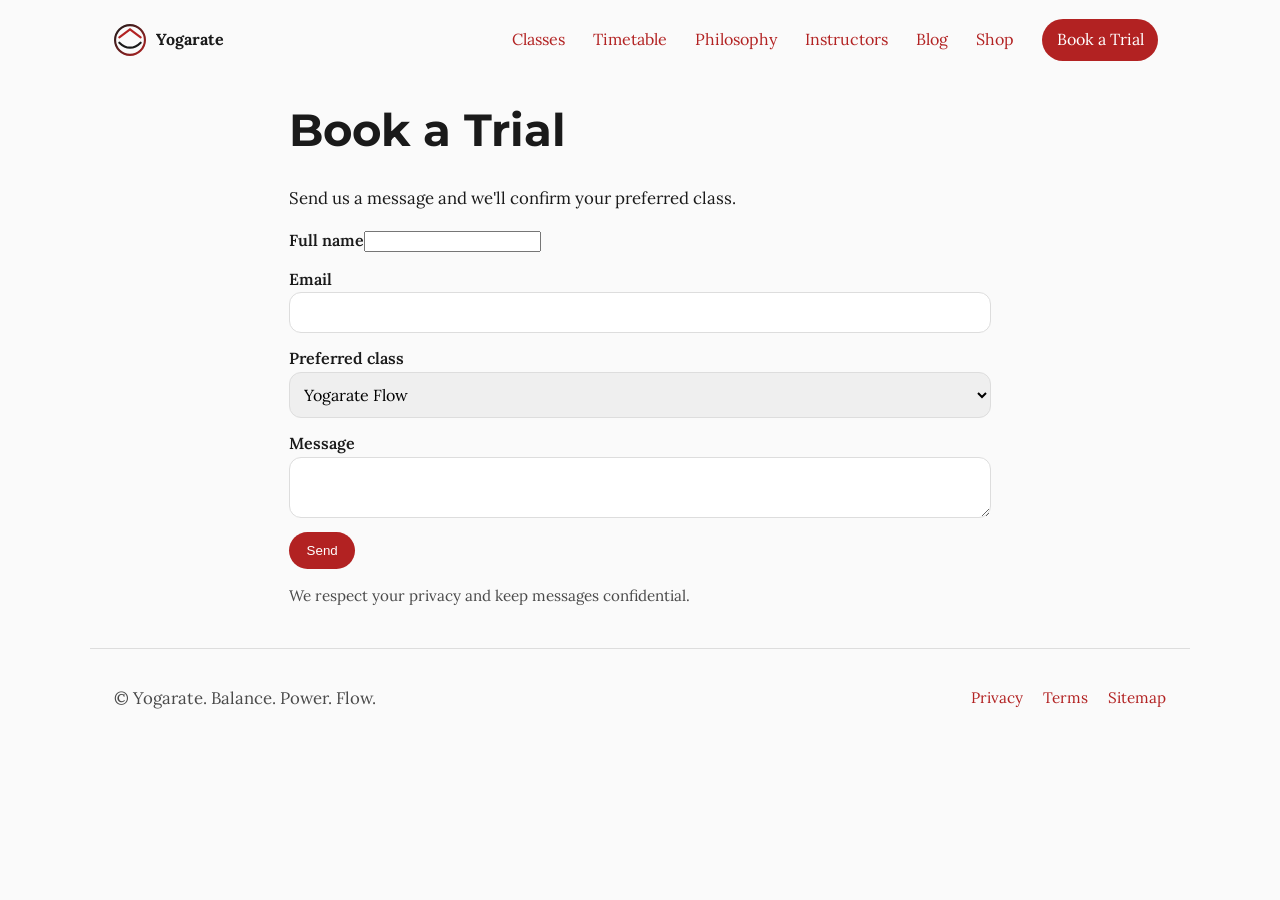
<file: docs/contact.html>
<!doctype html><html lang="en">
<head>
<meta charset="utf-8">
<meta name="viewport" content="width=device-width,initial-scale=1">
<title>Book a Trial — Yogarate</title>
<meta name="description" content="Yogarate blends the stillness of yoga with the disciplined power of karate. Balance. Power. Flow.">
<link rel="preconnect" href="https://fonts.gstatic.com" crossorigin>
<link rel="preload" as="style" href="https://fonts.googleapis.com/css2?family=Lora:ital,wght@0,400;0,600;1,400&family=Montserrat:wght@600;700;800&display=swap">
<link rel="stylesheet" href="https://fonts.googleapis.com/css2?family=Lora:ital,wght@0,400;0,600;1,400&family=Montserrat:wght@600;700;800&display=swap">
<link rel="icon" href="assets/img/favicon.svg" type="image/svg+xml">
<link rel="apple-touch-icon" href="assets/img/og-hero.jpg">
<meta property="og:type" content="website">
<meta property="og:title" content="Book a Trial — Yogarate">
<meta property="og:description" content="The union of yoga and karate.">
<meta property="og:image" content="assets/img/og-hero.jpg">
<meta property="og:url" content="https://yogarate.site/contact.html">
<meta name="twitter:card" content="summary_large_image">
<link rel="canonical" href="https://yogarate.site/contact.html">
<link rel="manifest" href="manifest.webmanifest">
<link rel="stylesheet" href="assets/css/base.css">
<script defer src="js/main.js"></script>
<script type="application/ld+json">
{
 "@context":"https://schema.org",
 "@type":"Organization",
 "name":"Yogarate",
 "url":"https://yogarate.site/",
 "logo":"https://yogarate.site/assets/img/logo.svg",
 "sameAs":[]
}
</script>
</head>
<body>
<header class="site-header">
  <a class="brand" href="index.html" aria-label="Yogarate home">
    <img src="assets/img/logo.svg" alt="Yogarate logo" width="32" height="32">
    <span>Yogarate</span>
  </a>
  <nav aria-label="Primary">
    <a href="classes.html">Classes</a>
    <a href="timetable.html">Timetable</a>
    <a href="philosophy.html">Philosophy</a>
    <a href="instructors.html">Instructors</a>
    <a href="blog.html">Blog</a>
    <a href="shop.html">Shop</a>
    <a class="cta" href="contact.html">Book a Trial</a>
  </nav>
</header>

<main class="narrow">
  <h1>Book a Trial</h1>
  <p>Send us a message and we'll confirm your preferred class.</p>
  <form name="contact" method="post" data-netlify="true">
    <label>Full name<input name="name" required></label>
    <label>Email<input type="email" name="email" required></label>
    <label>Preferred class
      <select name="class">
        <option>Yogarate Flow</option><option>Yogarate Power</option><option>Yogarate Restore</option>
      </select>
    </label>
    <label>Message<textarea name="message"></textarea></label>
    <button class="btn" type="submit">Send</button>
  </form>
  <p class="muted">We respect your privacy and keep messages confidential.</p>
</main>

<footer class="site-footer">
  <p>© Yogarate. Balance. Power. Flow.</p>
  <nav aria-label="Legal">
    <a href="privacy.html">Privacy</a>
    <a href="terms.html">Terms</a>
    <a href="sitemap.xml">Sitemap</a>
  </nav>
</footer>
</body></html>
</file>
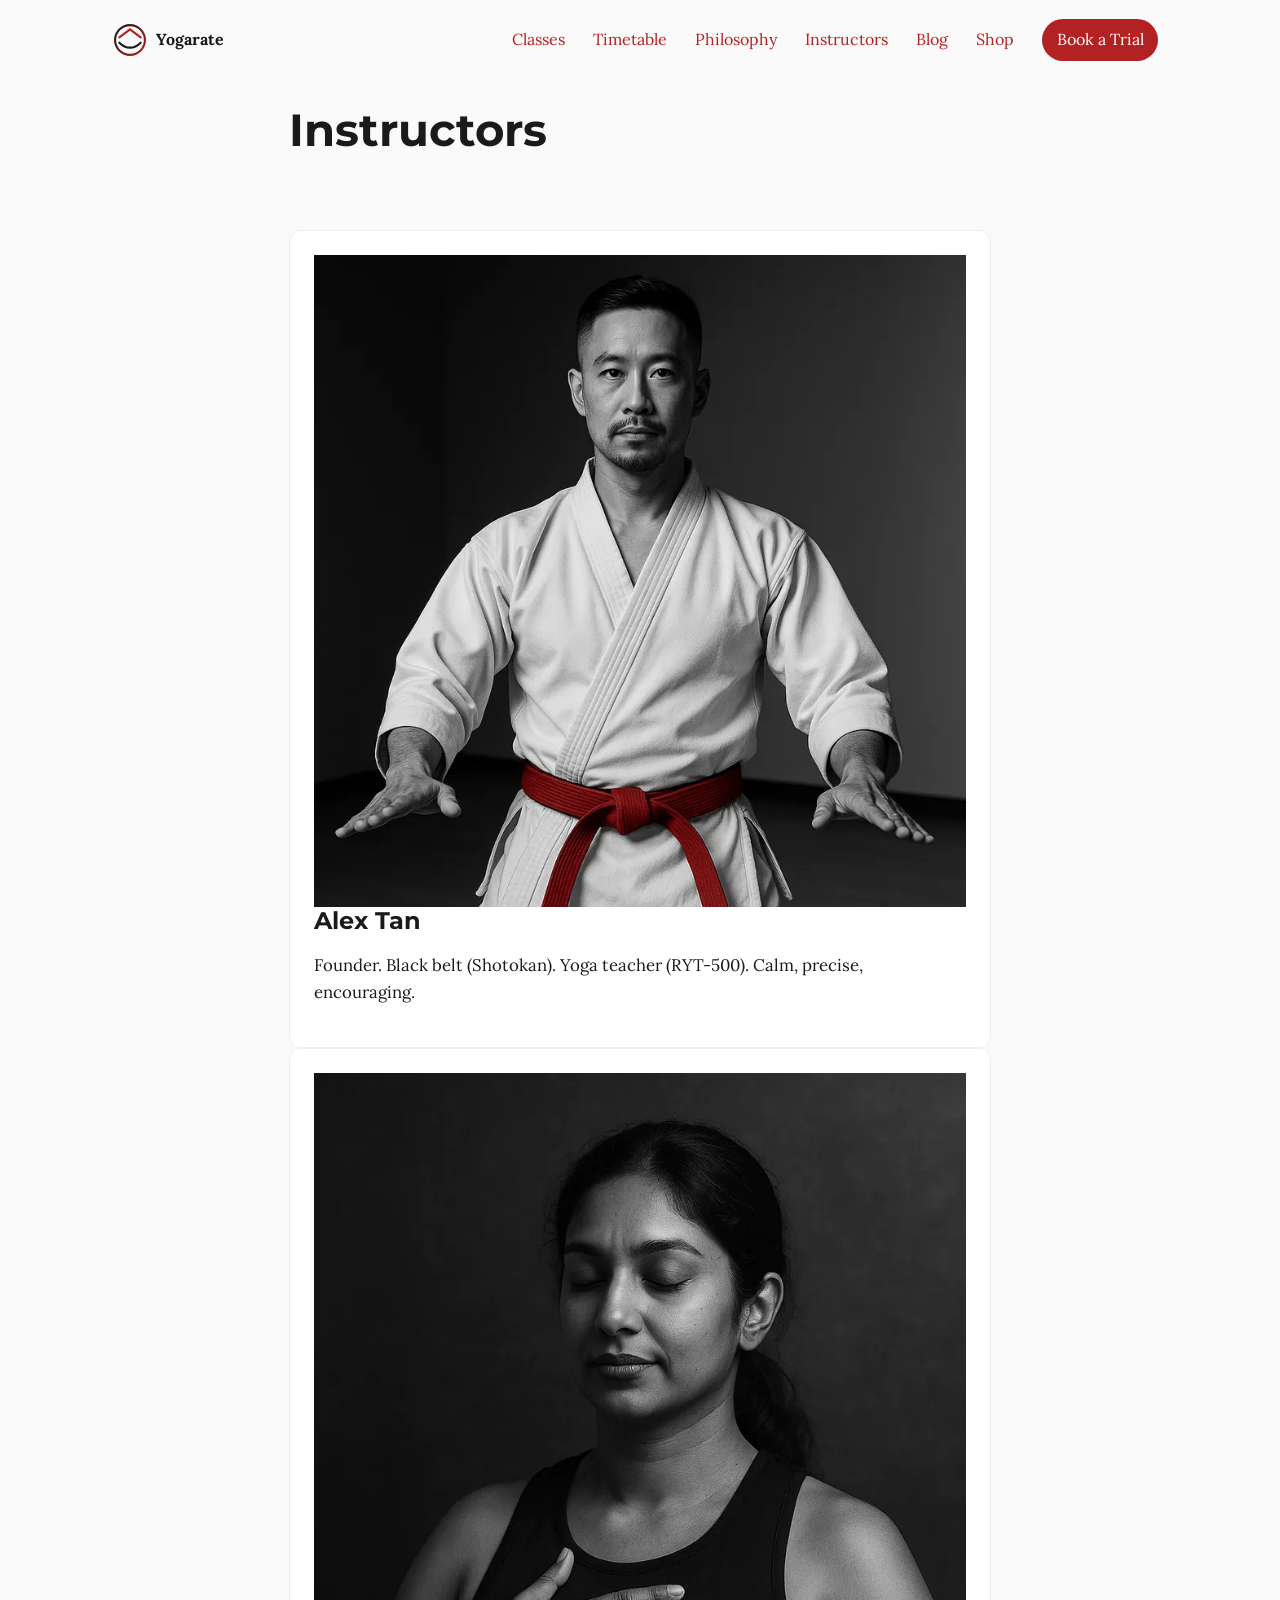
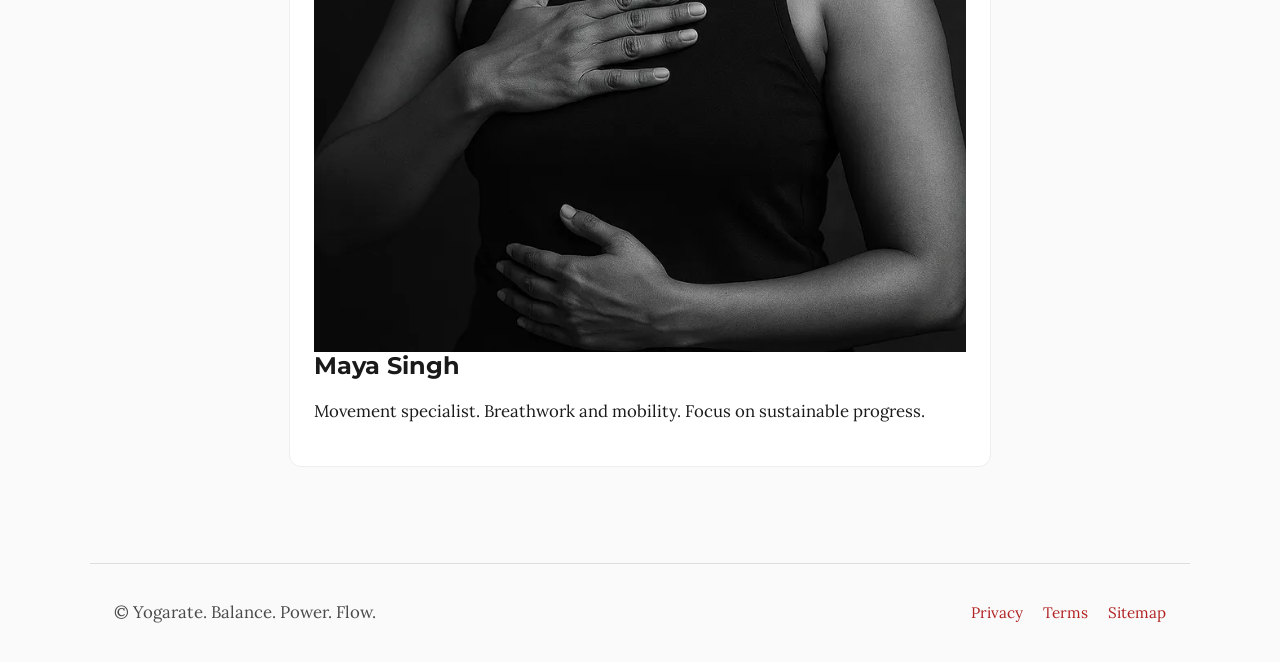
<file: docs/instructors.html>
<!doctype html><html lang="en">
<head>
<meta charset="utf-8">
<meta name="viewport" content="width=device-width,initial-scale=1">
<title>Instructors — Yogarate</title>
<meta name="description" content="Yogarate blends the stillness of yoga with the disciplined power of karate. Balance. Power. Flow.">
<link rel="preconnect" href="https://fonts.gstatic.com" crossorigin>
<link rel="preload" as="style" href="https://fonts.googleapis.com/css2?family=Lora:ital,wght@0,400;0,600;1,400&family=Montserrat:wght@600;700;800&display=swap">
<link rel="stylesheet" href="https://fonts.googleapis.com/css2?family=Lora:ital,wght@0,400;0,600;1,400&family=Montserrat:wght@600;700;800&display=swap">
<link rel="icon" href="assets/img/favicon.svg" type="image/svg+xml">
<link rel="apple-touch-icon" href="assets/img/og-hero.jpg">
<meta property="og:type" content="website">
<meta property="og:title" content="Instructors — Yogarate">
<meta property="og:description" content="The union of yoga and karate.">
<meta property="og:image" content="assets/img/og-hero.jpg">
<meta property="og:url" content="https://yogarate.site/instructors.html">
<meta name="twitter:card" content="summary_large_image">
<link rel="canonical" href="https://yogarate.site/instructors.html">
<link rel="manifest" href="manifest.webmanifest">
<link rel="stylesheet" href="assets/css/base.css">
<script defer src="js/main.js"></script>
<script type="application/ld+json">
{
 "@context":"https://schema.org",
 "@type":"Organization",
 "name":"Yogarate",
 "url":"https://yogarate.site/",
 "logo":"https://yogarate.site/assets/img/logo.svg",
 "sameAs":[]
}
</script>
</head>
<body>
<header class="site-header">
  <a class="brand" href="index.html" aria-label="Yogarate home">
    <img src="assets/img/logo.svg" alt="Yogarate logo" width="32" height="32">
    <span>Yogarate</span>
  </a>
  <nav aria-label="Primary">
    <a href="classes.html">Classes</a>
    <a href="timetable.html">Timetable</a>
    <a href="philosophy.html">Philosophy</a>
    <a href="instructors.html">Instructors</a>
    <a href="blog.html">Blog</a>
    <a href="shop.html">Shop</a>
    <a class="cta" href="contact.html">Book a Trial</a>
  </nav>
</header>

<main class="narrow">
  <h1>Instructors</h1>
  <section class="team">
    <article class="card">
      <img src="assets/img/instructor-1.webp" alt="Instructor demonstrating balanced stance">
      <h3>Alex Tan</h3>
      <p>Founder. Black belt (Shotokan). Yoga teacher (RYT-500). Calm, precise, encouraging.</p>
    </article>
    <article class="card">
      <img src="assets/img/instructor-2.webp" alt="Instructor guiding mindful breathwork">
      <h3>Maya Singh</h3>
      <p>Movement specialist. Breathwork and mobility. Focus on sustainable progress.</p>
    </article>
  </section>
</main>

<footer class="site-footer">
  <p>© Yogarate. Balance. Power. Flow.</p>
  <nav aria-label="Legal">
    <a href="privacy.html">Privacy</a>
    <a href="terms.html">Terms</a>
    <a href="sitemap.xml">Sitemap</a>
  </nav>
</footer>
</body></html>
</file>
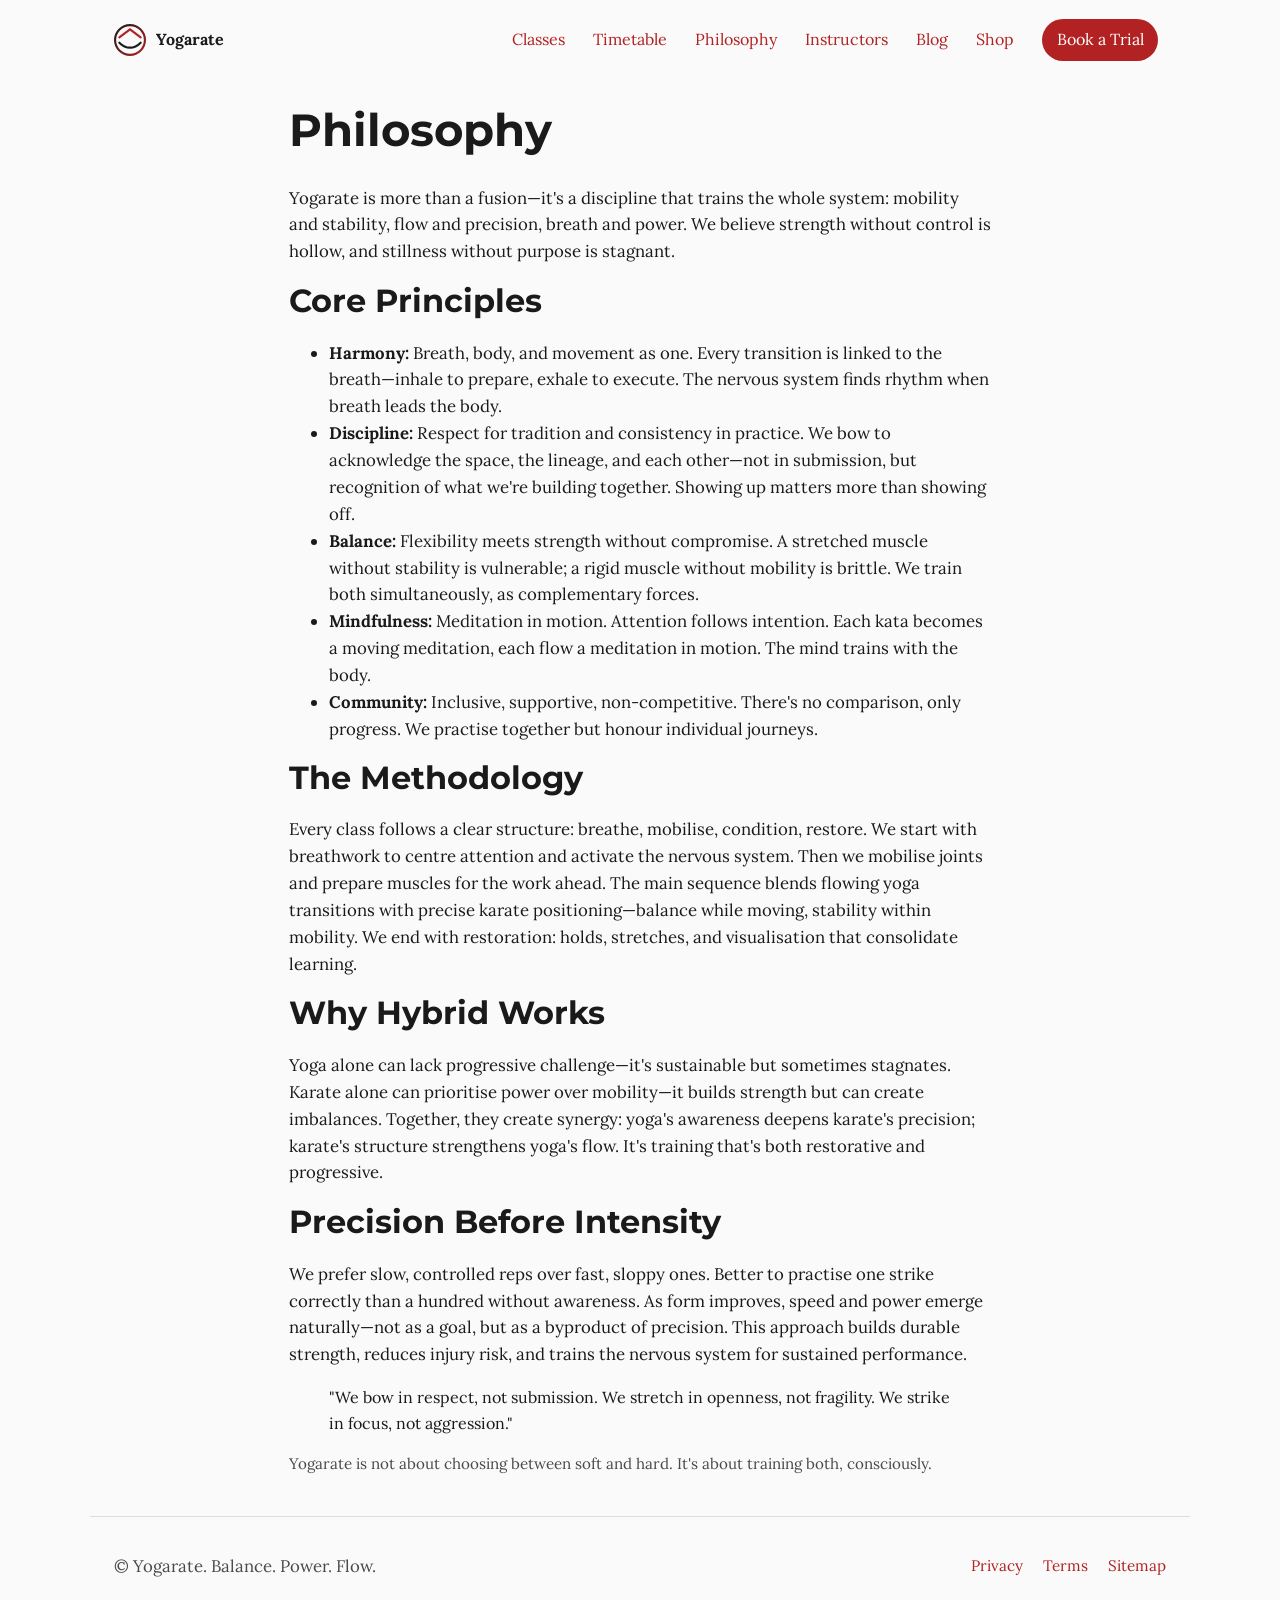
<file: docs/philosophy.html>
<!doctype html><html lang="en">
<head>
<meta charset="utf-8">
<meta name="viewport" content="width=device-width,initial-scale=1">
<title>Philosophy — Yogarate</title>
<meta name="description" content="Yogarate blends the stillness of yoga with the disciplined power of karate. Balance. Power. Flow.">
<link rel="preconnect" href="https://fonts.gstatic.com" crossorigin>
<link rel="preload" as="style" href="https://fonts.googleapis.com/css2?family=Lora:ital,wght@0,400;0,600;1,400&family=Montserrat:wght@600;700;800&display=swap">
<link rel="stylesheet" href="https://fonts.googleapis.com/css2?family=Lora:ital,wght@0,400;0,600;1,400&family=Montserrat:wght@600;700;800&display=swap">
<link rel="icon" href="assets/img/favicon.svg" type="image/svg+xml">
<link rel="apple-touch-icon" href="assets/img/og-hero.jpg">
<meta property="og:type" content="website">
<meta property="og:title" content="Philosophy — Yogarate">
<meta property="og:description" content="The union of yoga and karate.">
<meta property="og:image" content="assets/img/og-hero.jpg">
<meta property="og:url" content="https://yogarate.site/philosophy.html">
<meta name="twitter:card" content="summary_large_image">
<link rel="canonical" href="https://yogarate.site/philosophy.html">
<link rel="manifest" href="manifest.webmanifest">
<link rel="stylesheet" href="assets/css/base.css">
<script defer src="js/main.js"></script>
<script type="application/ld+json">
{
 "@context":"https://schema.org",
 "@type":"Organization",
 "name":"Yogarate",
 "url":"https://yogarate.site/",
 "logo":"https://yogarate.site/assets/img/logo.svg",
 "sameAs":[]
}
</script>
</head>
<body>
<header class="site-header">
  <a class="brand" href="index.html" aria-label="Yogarate home">
    <img src="assets/img/logo.svg" alt="Yogarate logo" width="32" height="32">
    <span>Yogarate</span>
  </a>
  <nav aria-label="Primary">
    <a href="classes.html">Classes</a>
    <a href="timetable.html">Timetable</a>
    <a href="philosophy.html">Philosophy</a>
    <a href="instructors.html">Instructors</a>
    <a href="blog.html">Blog</a>
    <a href="shop.html">Shop</a>
    <a class="cta" href="contact.html">Book a Trial</a>
  </nav>
</header>

<main class="narrow">
  <h1>Philosophy</h1>
  
  <p>Yogarate is more than a fusion—it's a discipline that trains the whole system: mobility and stability, flow and precision, breath and power. We believe strength without control is hollow, and stillness without purpose is stagnant.</p>

  <h2>Core Principles</h2>
  
  <ul>
    <li><strong>Harmony:</strong> Breath, body, and movement as one. Every transition is linked to the breath—inhale to prepare, exhale to execute. The nervous system finds rhythm when breath leads the body.</li>
    
    <li><strong>Discipline:</strong> Respect for tradition and consistency in practice. We bow to acknowledge the space, the lineage, and each other—not in submission, but recognition of what we're building together. Showing up matters more than showing off.</li>
    
    <li><strong>Balance:</strong> Flexibility meets strength without compromise. A stretched muscle without stability is vulnerable; a rigid muscle without mobility is brittle. We train both simultaneously, as complementary forces.</li>
    
    <li><strong>Mindfulness:</strong> Meditation in motion. Attention follows intention. Each kata becomes a moving meditation, each flow a meditation in motion. The mind trains with the body.</li>
    
    <li><strong>Community:</strong> Inclusive, supportive, non-competitive. There's no comparison, only progress. We practise together but honour individual journeys.</li>
  </ul>

  <h2>The Methodology</h2>
  
  <p>Every class follows a clear structure: breathe, mobilise, condition, restore. We start with breathwork to centre attention and activate the nervous system. Then we mobilise joints and prepare muscles for the work ahead. The main sequence blends flowing yoga transitions with precise karate positioning—balance while moving, stability within mobility. We end with restoration: holds, stretches, and visualisation that consolidate learning.</p>
  
  <h2>Why Hybrid Works</h2>
  
  <p>Yoga alone can lack progressive challenge—it's sustainable but sometimes stagnates. Karate alone can prioritise power over mobility—it builds strength but can create imbalances. Together, they create synergy: yoga's awareness deepens karate's precision; karate's structure strengthens yoga's flow. It's training that's both restorative and progressive.</p>
  
  <h2>Precision Before Intensity</h2>
  
  <p>We prefer slow, controlled reps over fast, sloppy ones. Better to practise one strike correctly than a hundred without awareness. As form improves, speed and power emerge naturally—not as a goal, but as a byproduct of precision. This approach builds durable strength, reduces injury risk, and trains the nervous system for sustained performance.</p>

  <blockquote>"We bow in respect, not submission. We stretch in openness, not fragility. We strike in focus, not aggression."</blockquote>
  
  <p class="muted">Yogarate is not about choosing between soft and hard. It's about training both, consciously.</p>
</main>

<footer class="site-footer">
  <p>© Yogarate. Balance. Power. Flow.</p>
  <nav aria-label="Legal">
    <a href="privacy.html">Privacy</a>
    <a href="terms.html">Terms</a>
    <a href="sitemap.xml">Sitemap</a>
  </nav>
</footer>
</body></html>
</file>
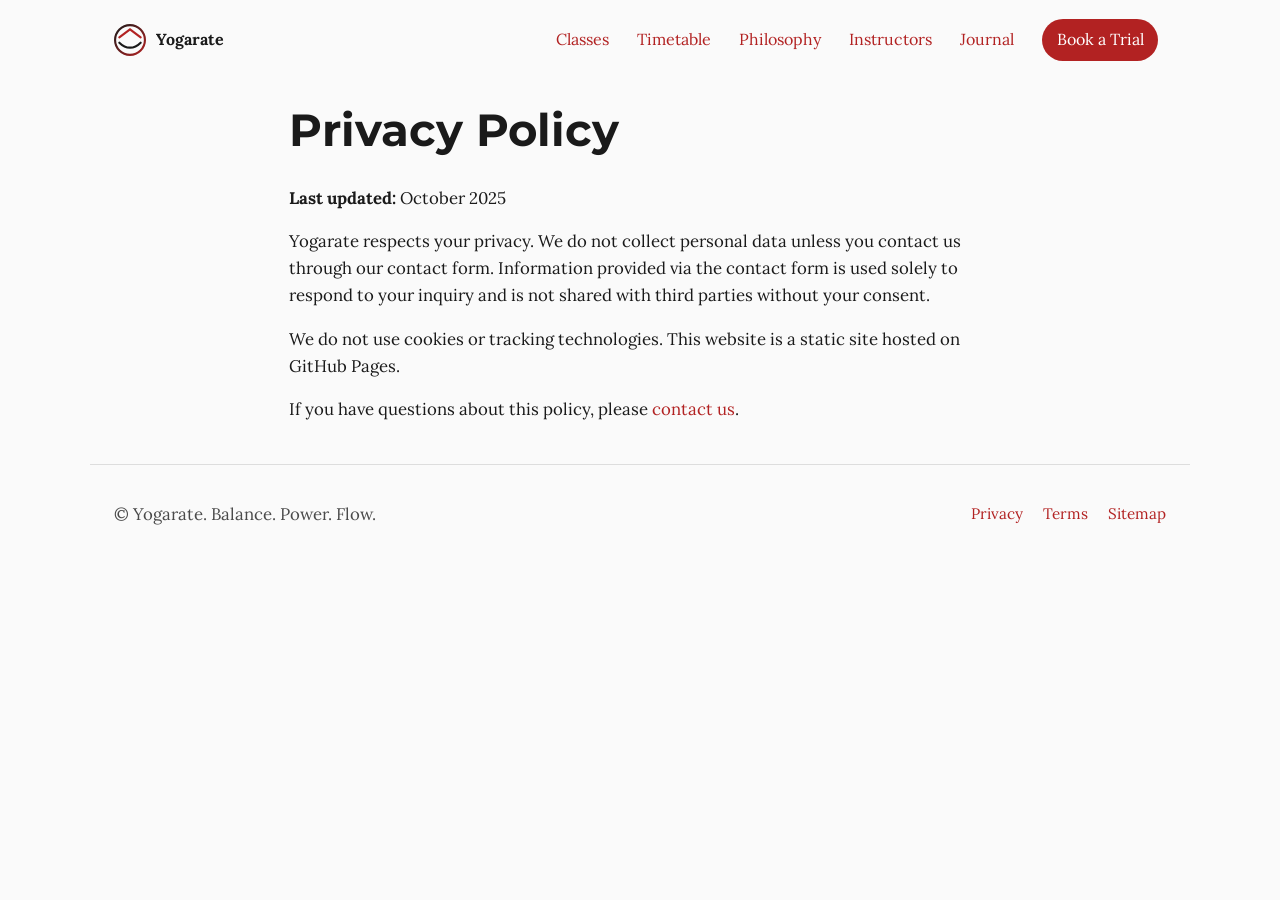
<file: docs/privacy.html>
<!doctype html><html lang="en">
<head>
<meta charset="utf-8">
<meta name="viewport" content="width=device-width,initial-scale=1">
<title>Privacy Policy — Yogarate</title>
<meta name="description" content="Yogarate privacy policy.">
<link rel="preconnect" href="https://fonts.gstatic.com" crossorigin>
<link rel="preload" as="style" href="https://fonts.googleapis.com/css2?family=Lora:ital,wght@0,400;0,600;1,400&family=Montserrat:wght@600;700;800&display=swap">
<link rel="stylesheet" href="https://fonts.googleapis.com/css2?family=Lora:ital,wght@0,400;0,600;1,400&family=Montserrat:wght@600;700;800&display=swap">
<link rel="icon" href="assets/img/favicon.svg" type="image/svg+xml">
<link rel="apple-touch-icon" href="assets/img/og-hero.jpg">
<link rel="manifest" href="manifest.webmanifest">
<link rel="stylesheet" href="assets/css/base.css">
<script defer src="js/main.js"></script>
</head>
<body>
<header class="site-header">
  <a class="brand" href="index.html" aria-label="Yogarate home">
    <img src="assets/img/logo.svg" alt="Yogarate logo" width="32" height="32">
    <span>Yogarate</span>
  </a>
  <nav aria-label="Primary">
    <a href="index.html#classes">Classes</a>
    <a href="index.html#timetable">Timetable</a>
    <a href="index.html#philosophy">Philosophy</a>
    <a href="index.html#instructors">Instructors</a>
    <a href="index.html#journal">Journal</a>
    <a class="cta" href="index.html#contact">Book a Trial</a>
  </nav>
</header>

<main class="narrow">
  <h1>Privacy Policy</h1>
  <p><strong>Last updated:</strong> October 2025</p>
  <p>Yogarate respects your privacy. We do not collect personal data unless you contact us through our contact form. Information provided via the contact form is used solely to respond to your inquiry and is not shared with third parties without your consent.</p>
  <p>We do not use cookies or tracking technologies. This website is a static site hosted on GitHub Pages.</p>
  <p>If you have questions about this policy, please <a href="contact.html">contact us</a>.</p>
</main>

<footer class="site-footer">
  <p>© Yogarate. Balance. Power. Flow.</p>
  <nav aria-label="Legal">
    <a href="privacy.html">Privacy</a>
    <a href="terms.html">Terms</a>
    <a href="sitemap.xml">Sitemap</a>
  </nav>
</footer>
</body></html>
</file>
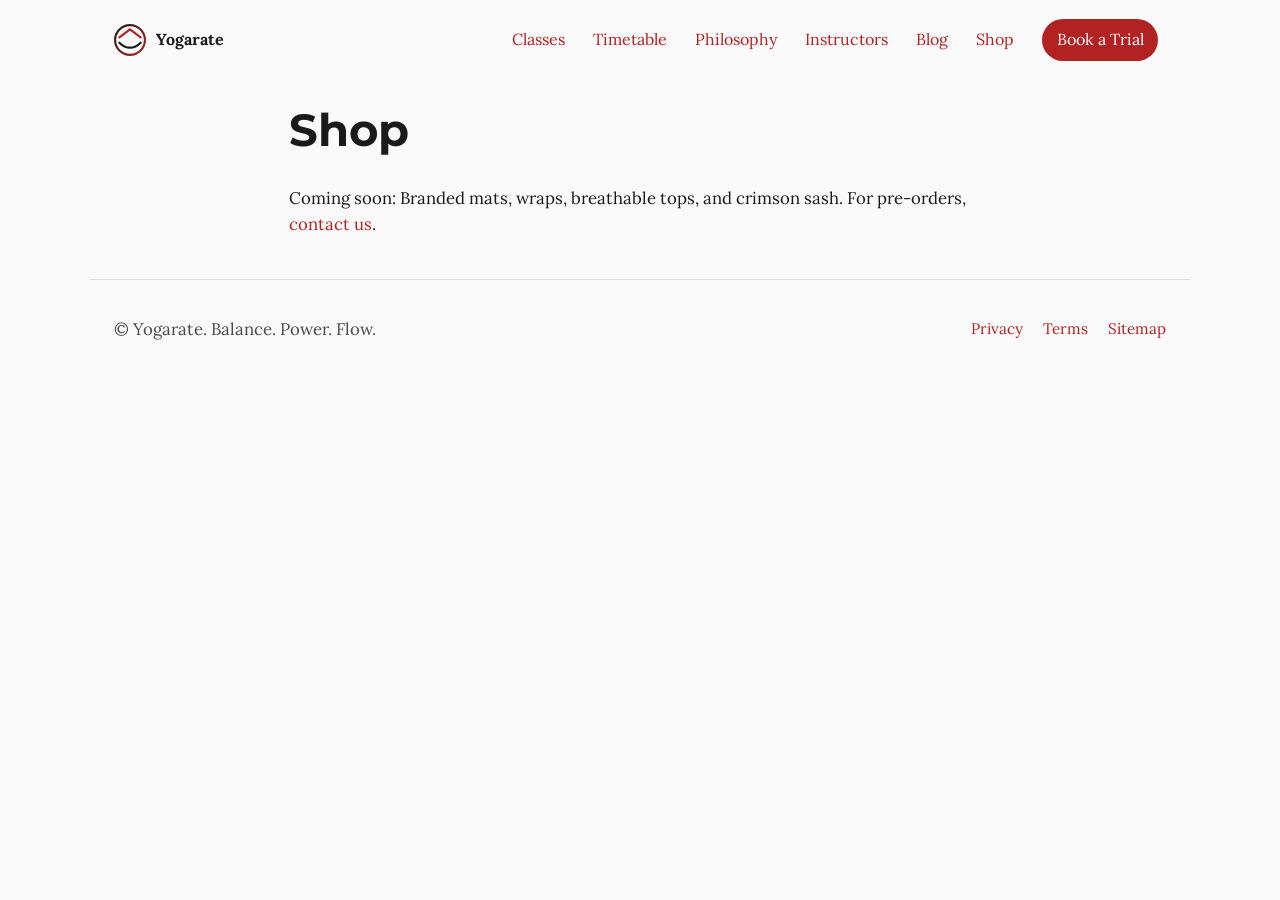
<file: docs/shop.html>
<!doctype html><html lang="en">
<head>
<meta charset="utf-8">
<meta name="viewport" content="width=device-width,initial-scale=1">
<title>Shop — Yogarate</title>
<meta name="description" content="Yogarate blends the stillness of yoga with the disciplined power of karate. Balance. Power. Flow.">
<link rel="preconnect" href="https://fonts.gstatic.com" crossorigin>
<link rel="preload" as="style" href="https://fonts.googleapis.com/css2?family=Lora:ital,wght@0,400;0,600;1,400&family=Montserrat:wght@600;700;800&display=swap">
<link rel="stylesheet" href="https://fonts.googleapis.com/css2?family=Lora:ital,wght@0,400;0,600;1,400&family=Montserrat:wght@600;700;800&display=swap">
<link rel="icon" href="assets/img/favicon.svg" type="image/svg+xml">
<link rel="apple-touch-icon" href="assets/img/og-hero.jpg">
<meta property="og:type" content="website">
<meta property="og:title" content="Shop — Yogarate">
<meta property="og:description" content="The union of yoga and karate.">
<meta property="og:image" content="assets/img/og-hero.jpg">
<meta property="og:url" content="https://yogarate.site/shop.html">
<meta name="twitter:card" content="summary_large_image">
<link rel="canonical" href="https://yogarate.site/shop.html">
<link rel="manifest" href="manifest.webmanifest">
<link rel="stylesheet" href="assets/css/base.css">
<script defer src="js/main.js"></script>
<script type="application/ld+json">
{
 "@context":"https://schema.org",
 "@type":"Organization",
 "name":"Yogarate",
 "url":"https://yogarate.site/",
 "logo":"https://yogarate.site/assets/img/logo.svg",
 "sameAs":[]
}
</script>
</head>
<body>
<header class="site-header">
  <a class="brand" href="index.html" aria-label="Yogarate home">
    <img src="assets/img/logo.svg" alt="Yogarate logo" width="32" height="32">
    <span>Yogarate</span>
  </a>
  <nav aria-label="Primary">
    <a href="classes.html">Classes</a>
    <a href="timetable.html">Timetable</a>
    <a href="philosophy.html">Philosophy</a>
    <a href="instructors.html">Instructors</a>
    <a href="blog.html">Blog</a>
    <a href="shop.html">Shop</a>
    <a class="cta" href="contact.html">Book a Trial</a>
  </nav>
</header>

<main class="narrow">
  <h1>Shop</h1>
  <p>Coming soon: Branded mats, wraps, breathable tops, and crimson sash. For pre-orders, <a href="contact.html">contact us</a>.</p>
</main>

<footer class="site-footer">
  <p>© Yogarate. Balance. Power. Flow.</p>
  <nav aria-label="Legal">
    <a href="privacy.html">Privacy</a>
    <a href="terms.html">Terms</a>
    <a href="sitemap.xml">Sitemap</a>
  </nav>
</footer>
</body></html>
</file>
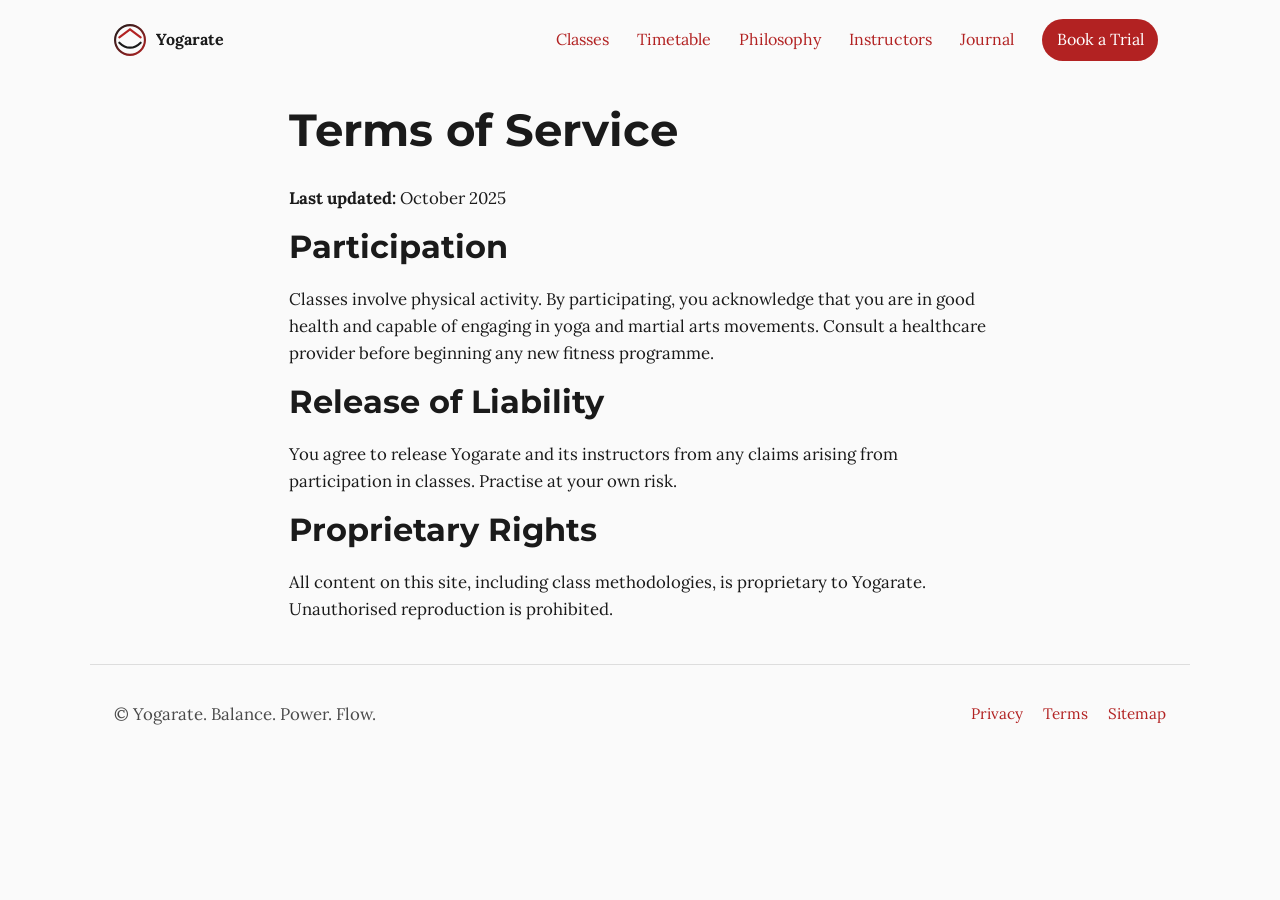
<file: docs/terms.html>
<!doctype html><html lang="en">
<head>
<meta charset="utf-8">
<meta name="viewport" content="width=device-width,initial-scale=1">
<title>Terms of Service — Yogarate</title>
<meta name="description" content="Yogarate terms of service.">
<link rel="preconnect" href="https://fonts.gstatic.com" crossorigin>
<link rel="preload" as="style" href="https://fonts.googleapis.com/css2?family=Lora:ital,wght@0,400;0,600;1,400&family=Montserrat:wght@600;700;800&display=swap">
<link rel="stylesheet" href="https://fonts.googleapis.com/css2?family=Lora:ital,wght@0,400;0,600;1,400&family=Montserrat:wght@600;700;800&display=swap">
<link rel="icon" href="assets/img/favicon.svg" type="image/svg+xml">
<link rel="apple-touch-icon" href="assets/img/og-hero.jpg">
<link rel="manifest" href="manifest.webmanifest">
<link rel="stylesheet" href="assets/css/base.css">
<script defer src="js/main.js"></script>
</head>
<body>
<header class="site-header">
  <a class="brand" href="index.html" aria-label="Yogarate home">
    <img src="assets/img/logo.svg" alt="Yogarate logo" width="32" height="32">
    <span>Yogarate</span>
  </a>
  <nav aria-label="Primary">
    <a href="index.html#classes">Classes</a>
    <a href="index.html#timetable">Timetable</a>
    <a href="index.html#philosophy">Philosophy</a>
    <a href="index.html#instructors">Instructors</a>
    <a href="index.html#journal">Journal</a>
    <a class="cta" href="index.html#contact">Book a Trial</a>
  </nav>
</header>

<main class="narrow">
  <h1>Terms of Service</h1>
  <p><strong>Last updated:</strong> October 2025</p>
  <h2>Participation</h2>
  <p>Classes involve physical activity. By participating, you acknowledge that you are in good health and capable of engaging in yoga and martial arts movements. Consult a healthcare provider before beginning any new fitness programme.</p>
  <h2>Release of Liability</h2>
  <p>You agree to release Yogarate and its instructors from any claims arising from participation in classes. Practise at your own risk.</p>
  <h2>Proprietary Rights</h2>
  <p>All content on this site, including class methodologies, is proprietary to Yogarate. Unauthorised reproduction is prohibited.</p>
</main>

<footer class="site-footer">
  <p>© Yogarate. Balance. Power. Flow.</p>
  <nav aria-label="Legal">
    <a href="privacy.html">Privacy</a>
    <a href="terms.html">Terms</a>
    <a href="sitemap.xml">Sitemap</a>
  </nav>
</footer>
</body></html>
</file>
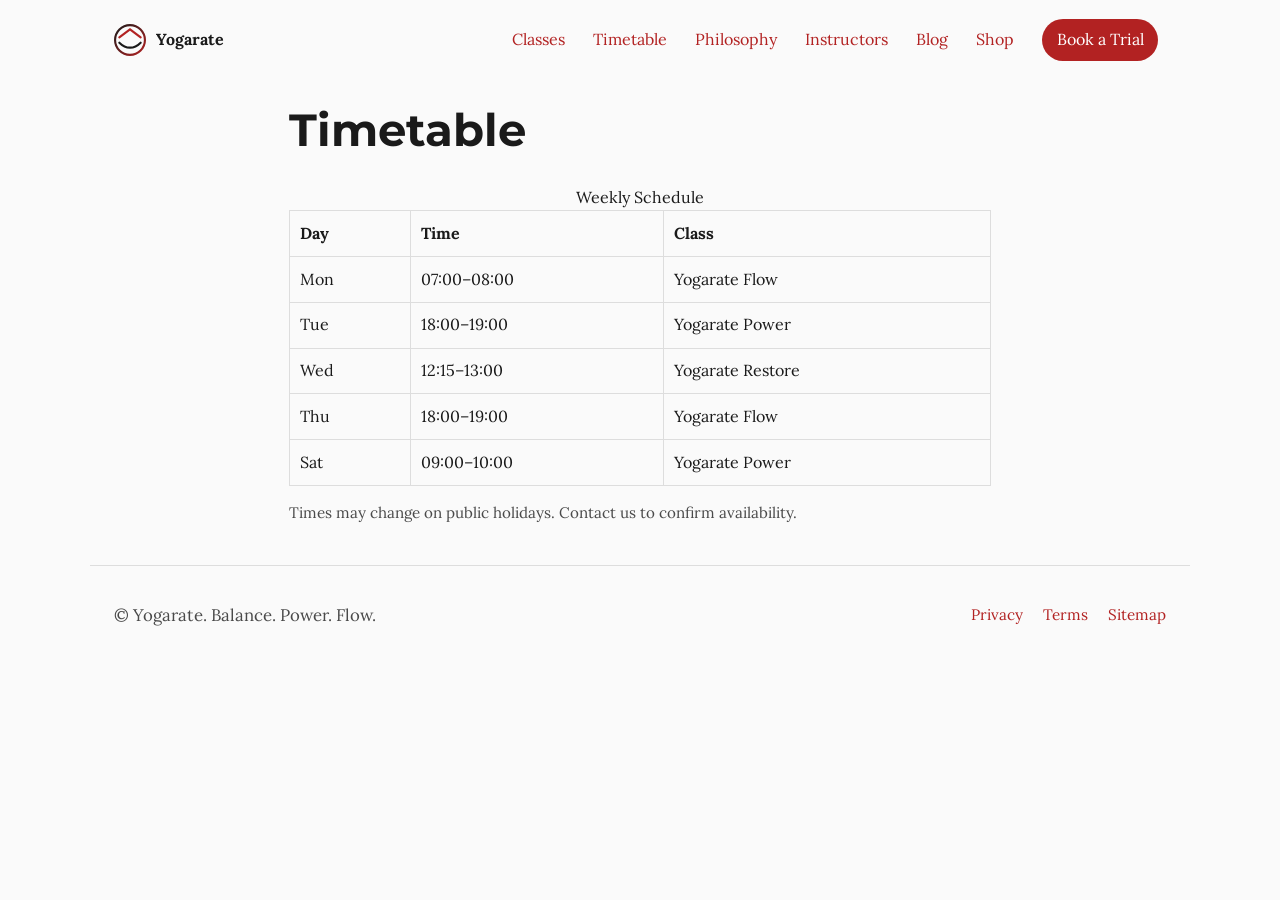
<file: docs/timetable.html>
<!doctype html><html lang="en">
<head>
<meta charset="utf-8">
<meta name="viewport" content="width=device-width,initial-scale=1">
<title>Timetable — Yogarate</title>
<meta name="description" content="Yogarate blends the stillness of yoga with the disciplined power of karate. Balance. Power. Flow.">
<link rel="preconnect" href="https://fonts.gstatic.com" crossorigin>
<link rel="preload" as="style" href="https://fonts.googleapis.com/css2?family=Lora:ital,wght@0,400;0,600;1,400&family=Montserrat:wght@600;700;800&display=swap">
<link rel="stylesheet" href="https://fonts.googleapis.com/css2?family=Lora:ital,wght@0,400;0,600;1,400&family=Montserrat:wght@600;700;800&display=swap">
<link rel="icon" href="assets/img/favicon.svg" type="image/svg+xml">
<link rel="apple-touch-icon" href="assets/img/og-hero.jpg">
<meta property="og:type" content="website">
<meta property="og:title" content="Timetable — Yogarate">
<meta property="og:description" content="The union of yoga and karate.">
<meta property="og:image" content="assets/img/og-hero.jpg">
<meta property="og:url" content="https://yogarate.site/timetable.html">
<meta name="twitter:card" content="summary_large_image">
<link rel="canonical" href="https://yogarate.site/timetable.html">
<link rel="manifest" href="manifest.webmanifest">
<link rel="stylesheet" href="assets/css/base.css">
<script defer src="js/main.js"></script>
<script type="application/ld+json">
{
 "@context":"https://schema.org",
 "@type":"Organization",
 "name":"Yogarate",
 "url":"https://yogarate.site/",
 "logo":"https://yogarate.site/assets/img/logo.svg",
 "sameAs":[]
}
</script>
</head>
<body>
<header class="site-header">
  <a class="brand" href="index.html" aria-label="Yogarate home">
    <img src="assets/img/logo.svg" alt="Yogarate logo" width="32" height="32">
    <span>Yogarate</span>
  </a>
  <nav aria-label="Primary">
    <a href="classes.html">Classes</a>
    <a href="timetable.html">Timetable</a>
    <a href="philosophy.html">Philosophy</a>
    <a href="instructors.html">Instructors</a>
    <a href="blog.html">Blog</a>
    <a href="shop.html">Shop</a>
    <a class="cta" href="contact.html">Book a Trial</a>
  </nav>
</header>

<main class="narrow">
  <h1>Timetable</h1>
  <table class="timetable" aria-describedby="timetable-help">
    <caption>Weekly Schedule</caption>
    <thead><tr><th>Day</th><th>Time</th><th>Class</th></tr></thead>
    <tbody>
      <tr><td>Mon</td><td>07:00–08:00</td><td>Yogarate Flow</td></tr>
      <tr><td>Tue</td><td>18:00–19:00</td><td>Yogarate Power</td></tr>
      <tr><td>Wed</td><td>12:15–13:00</td><td>Yogarate Restore</td></tr>
      <tr><td>Thu</td><td>18:00–19:00</td><td>Yogarate Flow</td></tr>
      <tr><td>Sat</td><td>09:00–10:00</td><td>Yogarate Power</td></tr>
    </tbody>
  </table>
  <p id="timetable-help" class="muted">Times may change on public holidays. Contact us to confirm availability.</p>
</main>

<footer class="site-footer">
  <p>© Yogarate. Balance. Power. Flow.</p>
  <nav aria-label="Legal">
    <a href="privacy.html">Privacy</a>
    <a href="terms.html">Terms</a>
    <a href="sitemap.xml">Sitemap</a>
  </nav>
</footer>
</body></html>
</file>
<file: docs/assets/css/base.css>
:root{
  --ink:#1A1A1A; --paper:#FAFAFA; --crimson:#B22222; --slate:#4A4A4A;
  --radius:12px; --space:clamp(12px,2vw,24px); --maxw:1100px;
}
*{box-sizing:border-box}
html,body{margin:0;padding:0;background:var(--paper);color:var(--ink);font-family:Lora,serif;line-height:1.6}
h1,h2,h3{font-family:Montserrat,system-ui,sans-serif;line-height:1.2;margin:0 0 .6em}
h1{font-size:clamp(2rem,3.5vw,3rem)}
h2{font-size:clamp(1.5rem,2.5vw,2rem)}
h3{font-size:clamp(1.25rem,2vw,1.5rem)}
p,li{font-size:1.05rem}
a{color:var(--crimson);text-decoration:none}
a:hover{text-decoration:underline}
img{max-width:100%;height:auto;display:block}

.site-header,.site-footer{max-width:var(--maxw);margin:auto;padding:calc(var(--space)*.8) var(--space);display:flex;align-items:center;gap:var(--space)}
.site-header{justify-content:space-between;position:relative}
.site-header nav{display:flex;align-items:center;gap:calc(var(--space)*.5)}
.site-header nav a{margin:0 .5rem}
.site-header .cta{background:var(--crimson);color:white;padding:.5rem .9rem;border-radius:999px}
.site-header .brand{display:flex;align-items:center;gap:.6rem;font-weight:800;color:var(--ink)}
.menu-toggle{display:none;background:none;border:none;font-size:1.5rem;cursor:pointer;color:var(--ink)}
.site-footer{justify-content:space-between;border-top:1px solid #ddd;font-size:.95rem;color:var(--slate)}
.site-footer nav a{margin-left:1rem}

main{max-width:var(--maxw);margin:auto;padding:var(--space)}
.narrow{max-width:750px}

.hero{position:relative;display:grid;grid-template-columns:1.1fr .9fr;gap:var(--space);align-items:center}
.hero .hero-copy .btn{margin-right:.6rem}
.btn{display:inline-block;background:var(--crimson);color:#fff;padding:.7rem 1.1rem;border-radius:999px;border:none}
.btn.ghost{background:transparent;color:var(--crimson);border:2px solid var(--crimson)}
.cta-band{background:var(--ink);color:#fff;padding:calc(var(--space)*2);text-align:center;border-radius:var(--radius)}
.grid-3{display:grid;grid-template-columns:repeat(3,1fr);gap:var(--space)}
.sequence{display:grid;grid-template-columns:1fr 1fr;gap:var(--space);align-items:center}
.card{background:#fff;border:1px solid #eee;border-radius:var(--radius);padding:var(--space)}

.timetable{width:100%;border-collapse:collapse}
.timetable th,.timetable td{border:1px solid #ddd;padding:.6rem;text-align:left}
.muted{color:var(--slate);font-size:.95rem}

/* Form styling */
label{display:block;margin:.8rem 0 .4rem;font-weight:600}
input[type="text"],input[type="email"],textarea,select{width:100%;padding:.6rem;border:1px solid #ddd;border-radius:var(--radius);font-family:inherit;font-size:1rem}
select{padding:.7rem .6rem}
textarea{resize:vertical}

@media (max-width:900px){
  .hero{grid-template-columns:1fr}
  .grid-3{grid-template-columns:1fr}
  .sequence{grid-template-columns:1fr}
  .menu-toggle{display:block}
  .site-header nav{display:none;position:absolute;top:100%;left:0;right:0;background:#fff;border-top:1px solid #ddd;flex-direction:column;padding:var(--space);box-shadow:0 4px 6px rgba(0,0,0,.1);gap:0}
  .site-header nav.active{display:flex}
  .site-header nav a{margin:.6rem 0;display:block;padding:.7rem 0;text-align:center;border-bottom:1px solid #f0f0f0}
  .site-header nav a.cta{border-bottom:none;margin-top:1rem}
}
:focus-visible{outline:3px solid var(--crimson);outline-offset:2px}
html{scroll-behavior:smooth}
/* Add spacing between sections */
section{margin:calc(var(--space)*2) 0;padding:var(--space) 0}
#home{margin-top:0}
</file>
